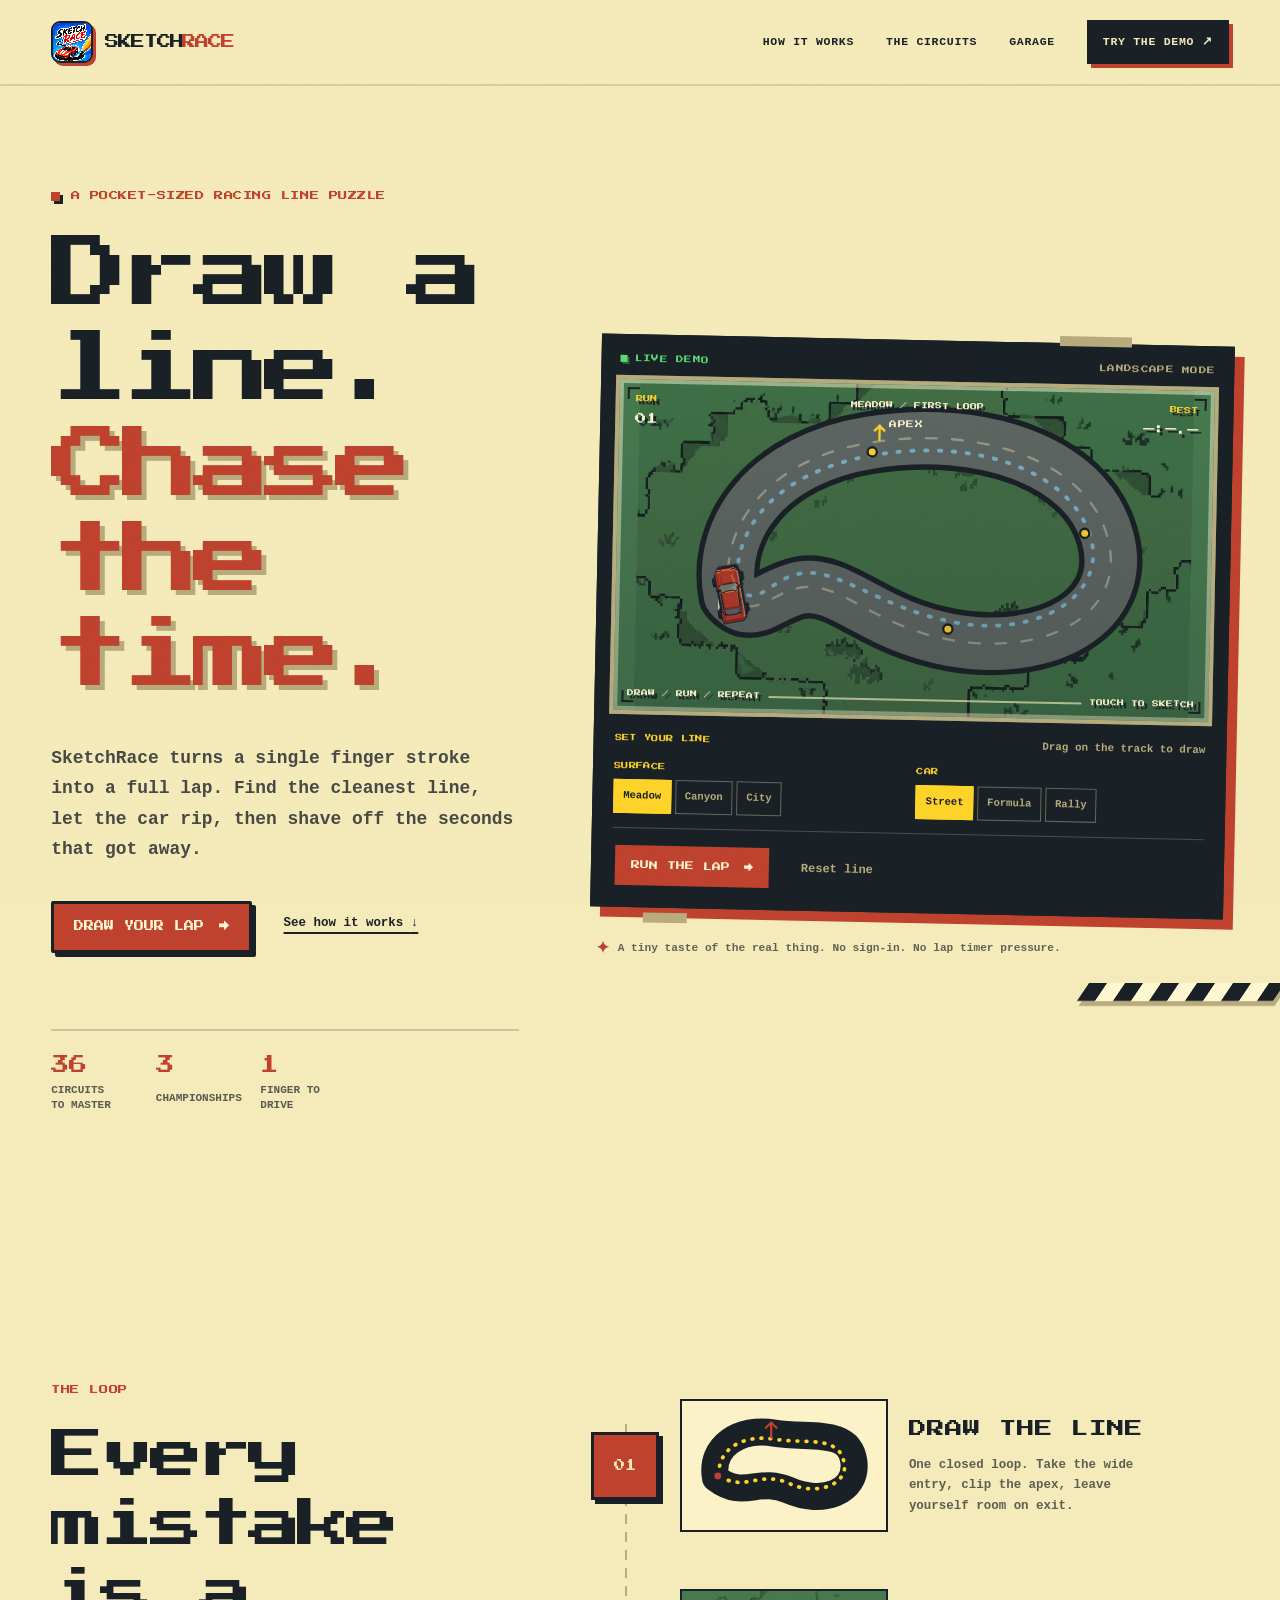
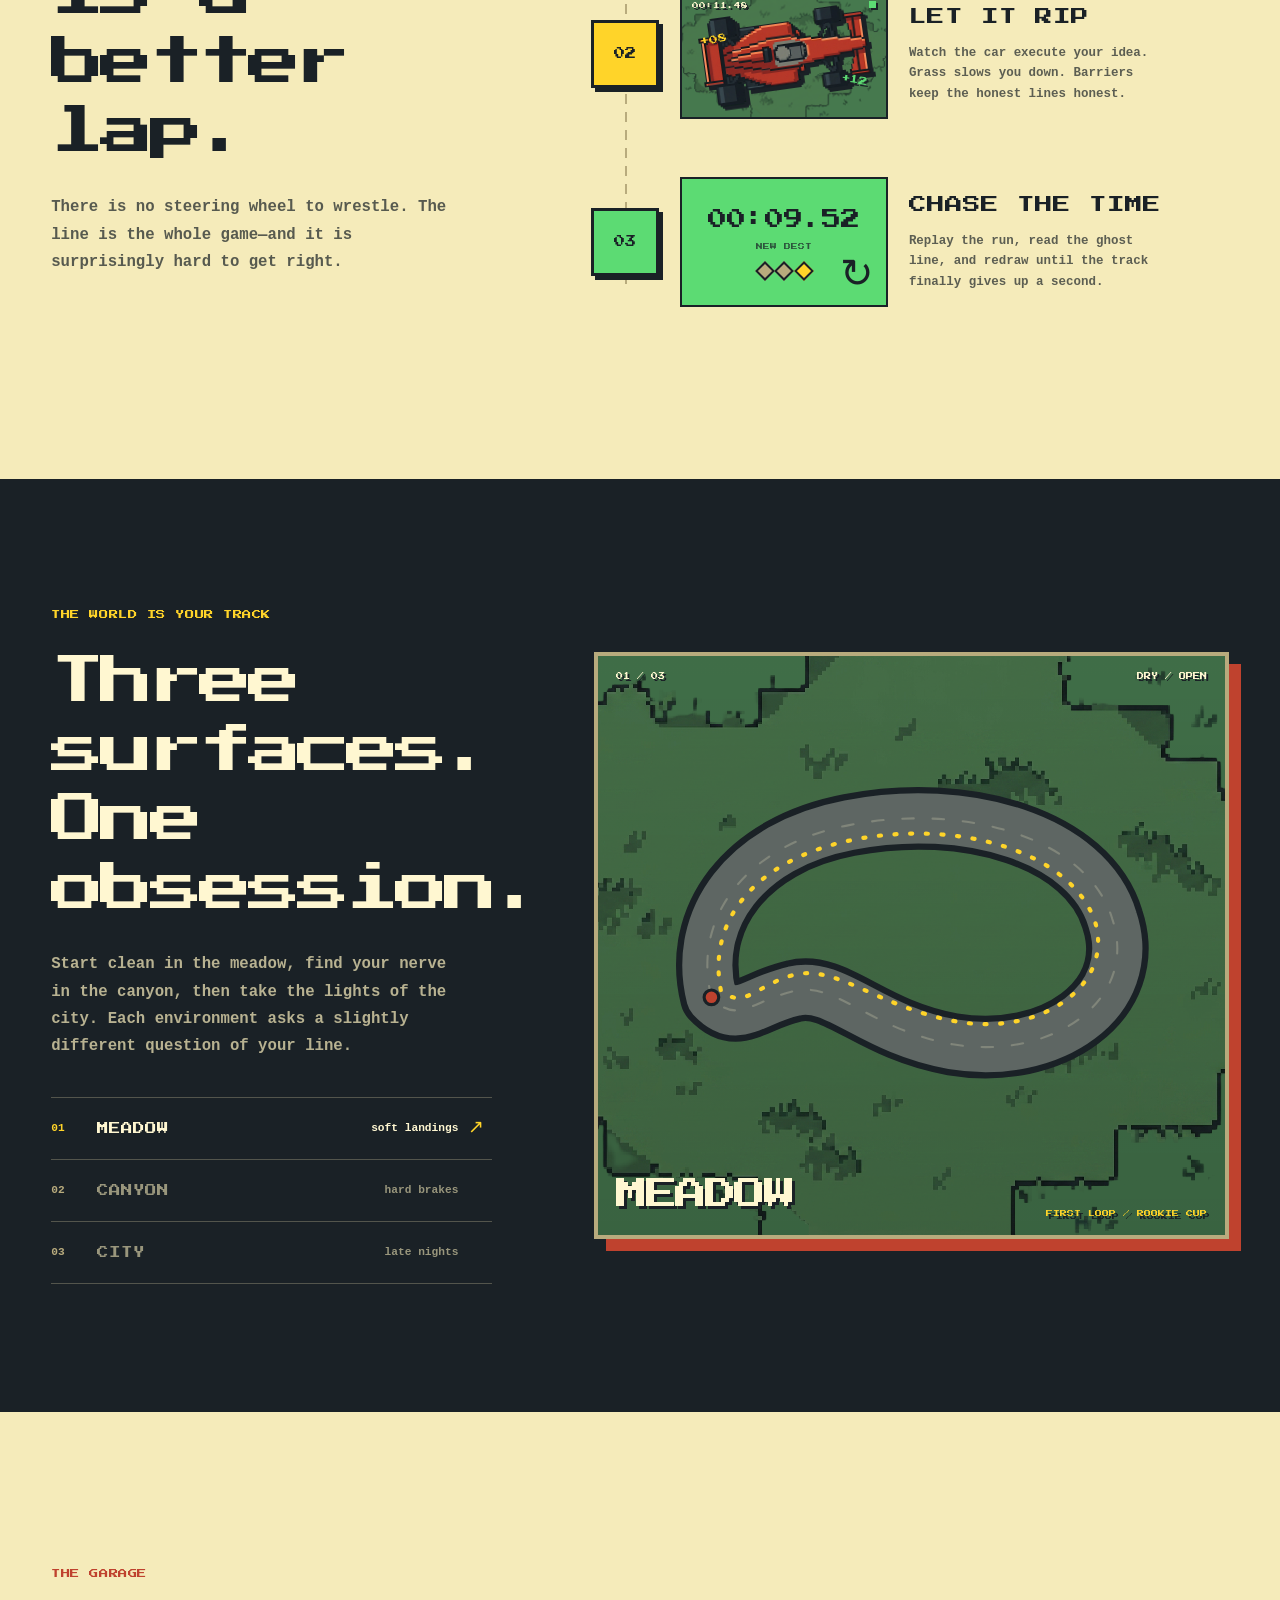
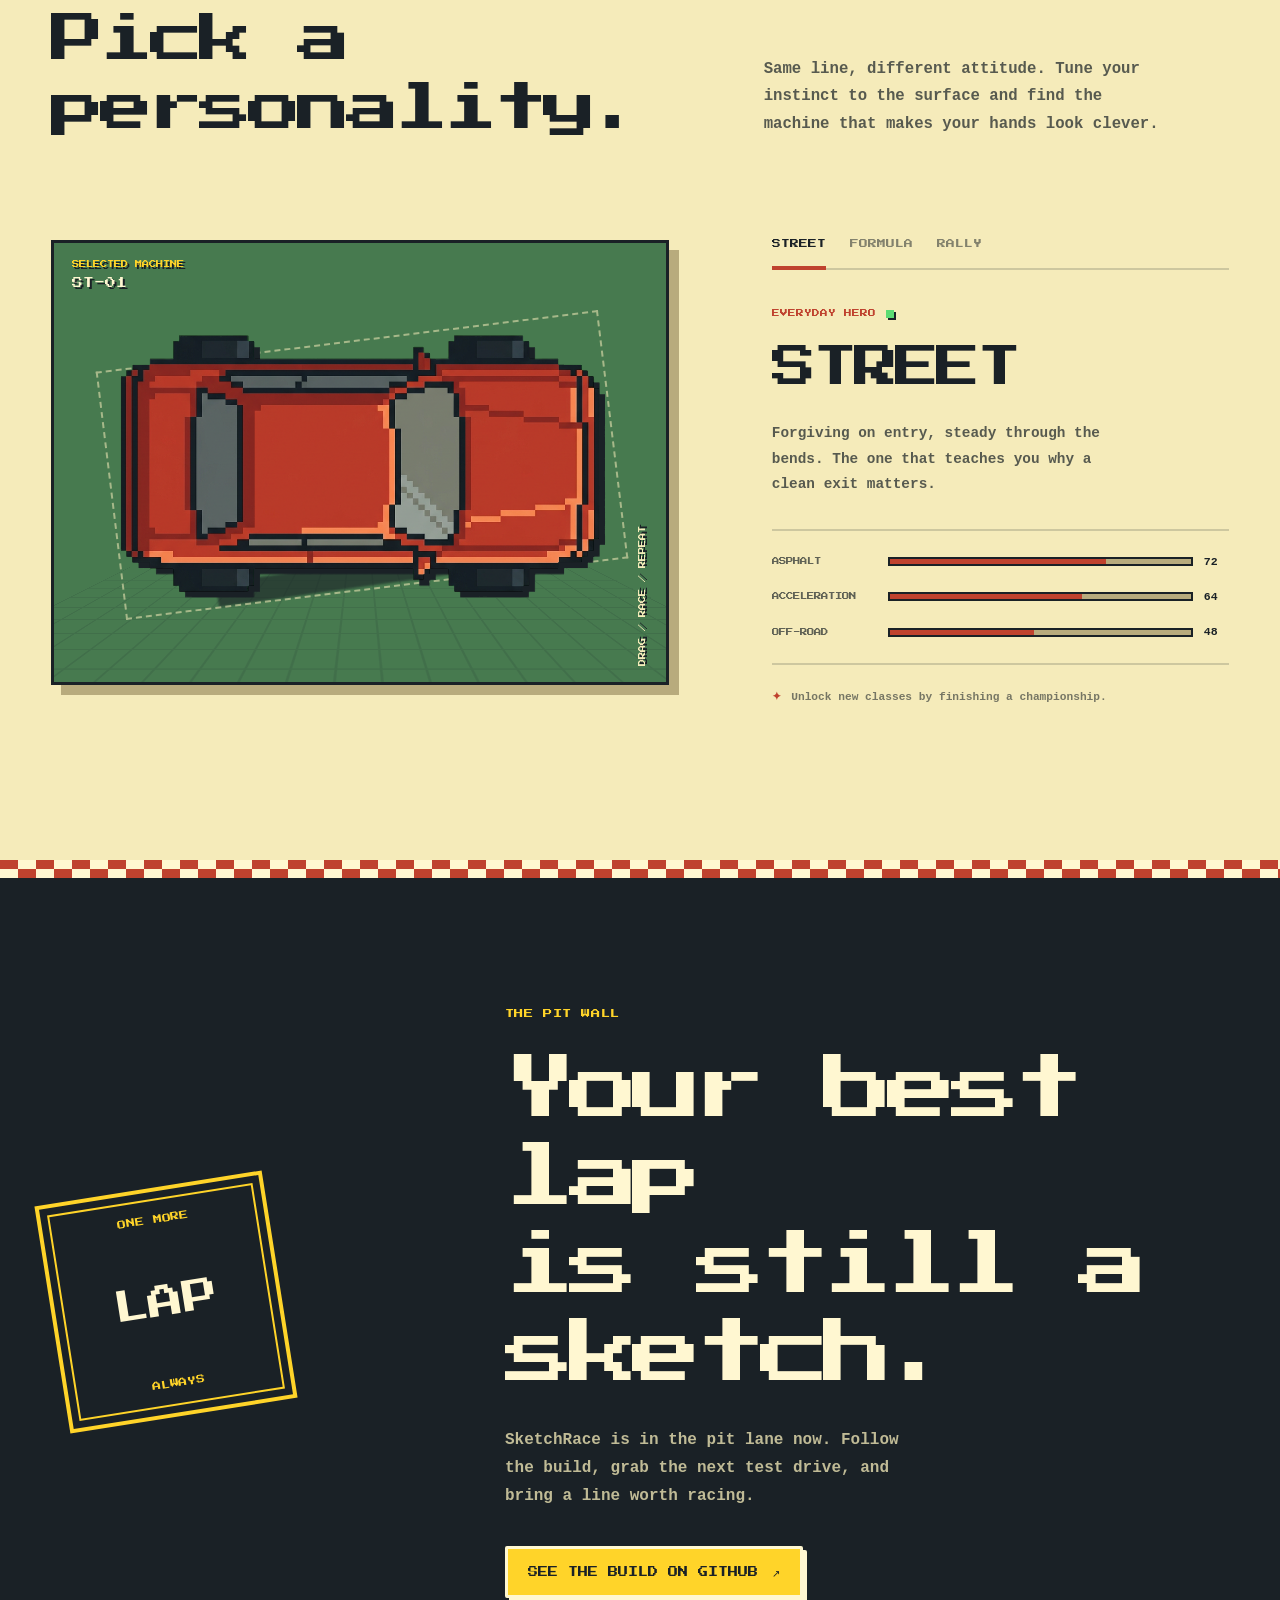
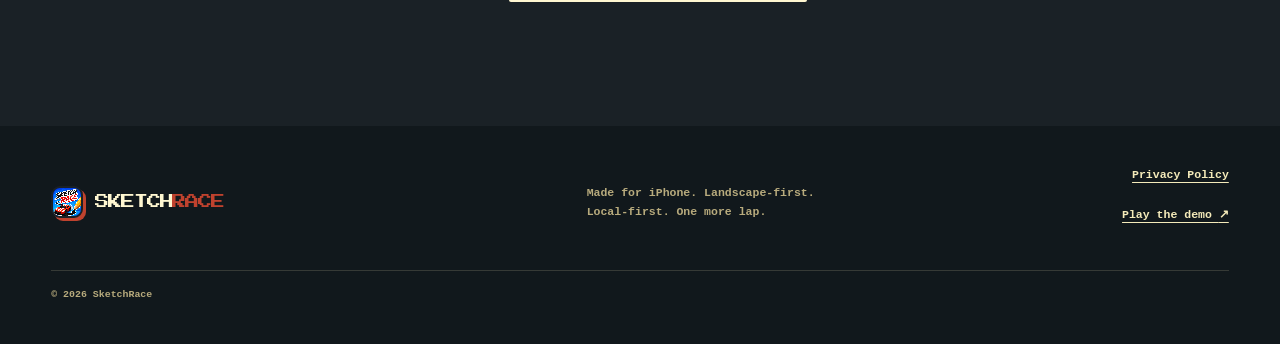
<file: index.html>
<!doctype html>
<html lang="en">
  <head>
    <meta charset="utf-8">
    <meta name="viewport" content="width=device-width, initial-scale=1, viewport-fit=cover">
    <meta name="theme-color" content="#1a2126">
    <meta name="description" content="SketchRace is a bite-sized iPhone racing-line puzzle. Draw one lap, chase a faster line, and repeat.">
    <meta property="og:title" content="SketchRace — Draw a line. Chase the time.">
    <meta property="og:description" content="A pocket-sized racing line puzzle for iPhone. Draw one lap, then chase the time.">
    <meta property="og:type" content="website">
    <title>SketchRace — Draw a line. Chase the time.</title>
    <link rel="icon" type="image/png" href="assets/brand/sketchrace-app-icon.png">
    <link rel="preload" href="assets/fonts/PressStart2P-Regular.ttf" as="font" type="font/ttf" crossorigin>
    <link rel="stylesheet" href="styles.css">
    <script defer src="script.js"></script>
  </head>
  <body>
    <a class="skip-link" href="#main-content">Skip to content</a>
    <div class="site-grain" aria-hidden="true"></div>

    <header class="site-header" data-header>
      <div class="nav-wrap">
        <a class="brand" href="#top" aria-label="SketchRace home">
          <img src="assets/brand/sketchrace-app-icon.png" alt="" width="42" height="42">
          <span class="brand-name">SKETCH<span>RACE</span></span>
        </a>

        <button class="menu-toggle" type="button" aria-expanded="false" aria-controls="site-menu">
          <span class="menu-toggle-label">Menu</span>
          <span class="menu-icon" aria-hidden="true"><i></i><i></i></span>
        </button>

        <nav class="site-menu" id="site-menu" aria-label="Primary navigation">
          <a href="#how-it-works">How it works</a>
          <a href="#circuits">The circuits</a>
          <a href="#cars">Garage</a>
          <a class="nav-cta" href="#demo">Try the demo <span aria-hidden="true">↗</span></a>
        </nav>
      </div>
    </header>

    <main id="main-content">
      <section class="hero section-shell" id="top" aria-labelledby="hero-title">
        <div class="hero-copy reveal">
          <p class="eyebrow"><span class="eyebrow-dot" aria-hidden="true"></span> A POCKET-SIZED RACING LINE PUZZLE</p>
          <h1 id="hero-title">Draw a line.<br><span>Chase the time.</span></h1>
          <p class="hero-lede">SketchRace turns a single finger stroke into a full lap. Find the cleanest line, let the car rip, then shave off the seconds that got away.</p>
          <div class="hero-actions">
            <a class="button button-primary" href="#demo">Draw your lap <span aria-hidden="true">→</span></a>
            <a class="text-link" href="#how-it-works">See how it works <span aria-hidden="true">↓</span></a>
          </div>
          <dl class="hero-facts" aria-label="SketchRace at a glance">
            <div>
              <dt>36</dt>
              <dd>circuits to master</dd>
            </div>
            <div>
              <dt>3</dt>
              <dd>championships</dd>
            </div>
            <div>
              <dt>1</dt>
              <dd>finger to drive</dd>
            </div>
          </dl>
        </div>

        <div class="hero-demo-wrap reveal reveal-delay-2" id="demo">
          <div class="arcade-card" aria-label="Interactive SketchRace demo">
            <div class="arcade-header">
              <span class="arcade-status"><i aria-hidden="true"></i> LIVE DEMO</span>
              <span class="arcade-mode">LANDSCAPE MODE</span>
            </div>
            <div class="race-screen" data-theme="meadow">
              <div class="screen-hud screen-hud-left">
                <span class="hud-label">RUN</span>
                <strong id="run-number">01</strong>
              </div>
              <div class="screen-hud screen-hud-right">
                <span class="hud-label">BEST</span>
                <strong id="best-time">—:—.—</strong>
              </div>
              <div class="screen-label" id="screen-world-label">MEADOW / FIRST LOOP</div>
              <svg class="race-map" id="race-map" viewBox="0 0 720 430" role="img" aria-labelledby="demo-map-title demo-map-desc" tabindex="0">
                <title id="demo-map-title">A playable SketchRace circuit</title>
                <desc id="demo-map-desc">Drag across the circuit to sketch a racing line, then run the lap.</desc>
                <image id="theme-background" href="assets/backgrounds/meadow.png" x="0" y="0" width="720" height="430" preserveAspectRatio="xMidYMid slice" aria-hidden="true"></image>
                <rect class="screen-tint" x="0" y="0" width="720" height="430"></rect>
                <path class="track-path track-outline" id="track-outline" d="M 122 278 C 104 190 168 100 300 76 C 444 50 580 94 610 190 C 642 290 536 350 410 330 C 308 314 266 256 214 266 C 174 274 152 312 122 278 Z"></path>
                <path class="track-path track-road" id="track-road" d="M 122 278 C 104 190 168 100 300 76 C 444 50 580 94 610 190 C 642 290 536 350 410 330 C 308 314 266 256 214 266 C 174 274 152 312 122 278 Z"></path>
                <path class="track-path track-center" id="track-center" d="M 122 278 C 104 190 168 100 300 76 C 444 50 580 94 610 190 C 642 290 536 350 410 330 C 308 314 266 256 214 266 C 174 274 152 312 122 278 Z"></path>
                <path class="ghost-line" id="ghost-line" d="M 132 270 C 122 190 180 116 306 92 C 436 67 558 106 588 190 C 614 266 526 326 414 307 C 314 290 262 238 212 248 C 174 256 160 294 132 270 Z"></path>
                <path class="drawn-line" id="drawn-line" d=""></path>
                <g class="start-grid" aria-hidden="true">
                  <rect x="107" y="264" width="8" height="17"></rect><rect x="117" y="266" width="8" height="17"></rect>
                  <rect x="107" y="281" width="8" height="17"></rect><rect x="117" y="283" width="8" height="17"></rect>
                </g>
                <g class="apex-markers" aria-hidden="true">
                  <circle cx="303" cy="88" r="6"></circle><circle cx="581" cy="188" r="6"></circle><circle cx="406" cy="316" r="6"></circle>
                </g>
                <g class="race-car" id="demo-car" aria-hidden="true">
                  <image id="demo-car-image" href="assets/cars/street.png" x="-36" y="-24" width="72" height="48" preserveAspectRatio="xMidYMid meet"></image>
                </g>
                <g class="map-annotation" aria-hidden="true">
                  <path d="M 312 54 L 312 72" /><path d="M 306 60 L 312 54 L 318 60" />
                  <text x="324" y="56">APEX</text>
                </g>
              </svg>
              <div class="screen-footer">
                <span id="demo-phase">DRAW / RUN / REPEAT</span>
                <span class="screen-dot" aria-hidden="true"></span>
                <span>TOUCH TO SKETCH</span>
              </div>
              <div class="screen-corners" aria-hidden="true"><i></i><i></i><i></i><i></i></div>
            </div>
            <div class="demo-panel">
              <div class="demo-panel-topline">
                <span class="panel-label">SET YOUR LINE</span>
                <span class="demo-status" id="demo-status" role="status" aria-live="polite">Drag on the track to draw</span>
              </div>
              <div class="demo-controls">
                <div class="control-group">
                  <span class="control-label">SURFACE</span>
                  <div class="segmented-control" role="group" aria-label="Choose a surface">
                    <button class="segment is-active" type="button" data-theme-choice="meadow" aria-pressed="true">Meadow</button>
                    <button class="segment" type="button" data-theme-choice="canyon" aria-pressed="false">Canyon</button>
                    <button class="segment" type="button" data-theme-choice="city" aria-pressed="false">City</button>
                  </div>
                </div>
                <div class="control-group">
                  <span class="control-label">CAR</span>
                  <div class="segmented-control" role="group" aria-label="Choose a car">
                    <button class="segment is-active" type="button" data-car-choice="street" aria-pressed="true">Street</button>
                    <button class="segment" type="button" data-car-choice="formula" aria-pressed="false">Formula</button>
                    <button class="segment" type="button" data-car-choice="rally" aria-pressed="false">Rally</button>
                  </div>
                </div>
              </div>
              <div class="demo-actions">
                <button class="button button-primary button-small" type="button" id="run-lap">Run the lap <span aria-hidden="true">→</span></button>
                <button class="button button-quiet" type="button" id="reset-demo">Reset line</button>
              </div>
            </div>
          </div>
          <p class="demo-note"><span aria-hidden="true">✦</span> A tiny taste of the real thing. No sign-in. No lap timer pressure.</p>
        </div>
      </section>

      <section class="loop-section section-shell" id="how-it-works" aria-labelledby="loop-title">
        <div class="section-intro reveal">
          <p class="eyebrow">THE LOOP</p>
          <h2 id="loop-title">Every mistake<br>is a better lap.</h2>
          <p>There is no steering wheel to wrestle. The line is the whole game—and it is surprisingly hard to get right.</p>
        </div>
        <div class="steps-list">
          <article class="step reveal" style="--step-index: 0">
            <div class="step-number">01</div>
            <div class="step-visual step-visual-draw" aria-hidden="true">
              <svg viewBox="0 0 250 150">
                <path class="mini-track" d="M 34 92 C 26 50 66 24 112 32 C 160 40 212 25 218 70 C 223 111 176 128 131 108 C 90 90 72 121 34 92 Z"></path>
                <path class="mini-line" d="M 38 88 C 38 52 70 34 112 40 C 153 47 199 34 205 72 C 211 99 170 117 132 99 C 91 81 72 112 38 88 Z"></path>
                <circle class="mini-start" cx="37" cy="89" r="6"></circle>
                <path class="mini-arrow" d="M 108 18 L 108 38 M 101 25 L 108 18 L 115 25"></path>
              </svg>
            </div>
            <div class="step-copy"><h3>Draw the line</h3><p>One closed loop. Take the wide entry, clip the apex, leave yourself room on exit.</p></div>
          </article>
          <article class="step reveal" style="--step-index: 1">
            <div class="step-number">02</div>
            <div class="step-visual step-visual-run" aria-hidden="true">
              <div class="mini-telemetry"><span>00:11.48</span><i></i></div>
              <img src="assets/cars/formula.png" alt="" width="220" height="147">
              <span class="speed-mark speed-mark-one">+08</span><span class="speed-mark speed-mark-two">+12</span>
            </div>
            <div class="step-copy"><h3>Let it rip</h3><p>Watch the car execute your idea. Grass slows you down. Barriers keep the honest lines honest.</p></div>
          </article>
          <article class="step reveal" style="--step-index: 2">
            <div class="step-number">03</div>
            <div class="step-visual step-visual-repeat" aria-hidden="true">
              <span class="repeat-time">00:09.52</span>
              <span class="repeat-label">NEW BEST</span>
              <div class="medal-row"><i></i><i></i><i class="is-gold"></i></div>
              <div class="repeat-arrow" aria-hidden="true">↻</div>
            </div>
            <div class="step-copy"><h3>Chase the time</h3><p>Replay the run, read the ghost line, and redraw until the track finally gives up a second.</p></div>
          </article>
        </div>
      </section>

      <section class="circuits-section" id="circuits" aria-labelledby="circuits-title">
        <div class="section-shell circuits-shell">
          <div class="circuits-copy reveal">
            <p class="eyebrow">THE WORLD IS YOUR TRACK</p>
            <h2 id="circuits-title">Three surfaces.<br>One obsession.</h2>
            <p>Start clean in the meadow, find your nerve in the canyon, then take the lights of the city. Each environment asks a slightly different question of your line.</p>
            <div class="world-list" role="tablist" aria-label="Choose a circuit environment">
              <button class="world-tab is-active" type="button" role="tab" aria-selected="true" data-world-choice="meadow">
                <span class="world-number">01</span><span class="world-name">Meadow</span><span class="world-note">soft landings</span><span class="world-arrow" aria-hidden="true">↗</span>
              </button>
              <button class="world-tab" type="button" role="tab" aria-selected="false" data-world-choice="canyon">
                <span class="world-number">02</span><span class="world-name">Canyon</span><span class="world-note">hard brakes</span><span class="world-arrow" aria-hidden="true">↗</span>
              </button>
              <button class="world-tab" type="button" role="tab" aria-selected="false" data-world-choice="city">
                <span class="world-number">03</span><span class="world-name">City</span><span class="world-note">late nights</span><span class="world-arrow" aria-hidden="true">↗</span>
              </button>
            </div>
          </div>
          <div class="world-window reveal reveal-delay-2" data-world="meadow">
            <div class="world-window-top"><span id="world-index">01 / 03</span><span id="world-condition">DRY / OPEN</span></div>
            <img id="world-image" src="assets/backgrounds/meadow.png" alt="Pixel-art meadow surface" width="960" height="540">
            <div class="world-overlay"></div>
            <svg class="world-map" viewBox="0 0 540 360" aria-hidden="true">
              <path class="world-track-outline" id="world-track-outline" d="M 78 230 C 59 155 110 84 210 65 C 322 43 439 78 462 155 C 488 233 404 291 309 275 C 230 261 197 214 157 224 C 117 233 103 257 78 230 Z"></path>
              <path class="world-track-road" id="world-track-road" d="M 78 230 C 59 155 110 84 210 65 C 322 43 439 78 462 155 C 488 233 404 291 309 275 C 230 261 197 214 157 224 C 117 233 103 257 78 230 Z"></path>
              <path class="world-track-center" id="world-track-center" d="M 78 230 C 59 155 110 84 210 65 C 322 43 439 78 462 155 C 488 233 404 291 309 275 C 230 261 197 214 157 224 C 117 233 103 257 78 230 Z"></path>
              <path class="world-ghost" d="M 87 223 C 74 157 119 98 214 79 C 317 59 421 91 445 156 C 465 218 394 268 312 253 C 236 239 197 197 155 209 C 122 218 108 243 87 223 Z"></path>
              <circle class="world-start" cx="78" cy="230" r="7"></circle>
            </svg>
            <div class="world-window-label"><span id="world-label">MEADOW</span><small id="world-subtitle">FIRST LOOP / ROOKIE CUP</small></div>
          </div>
        </div>
      </section>

      <section class="garage-section section-shell" id="cars" aria-labelledby="garage-title">
        <div class="garage-header reveal">
          <p class="eyebrow">THE GARAGE</p>
          <h2 id="garage-title">Pick a personality.</h2>
          <p>Same line, different attitude. Tune your instinct to the surface and find the machine that makes your hands look clever.</p>
        </div>
        <div class="garage-layout">
          <div class="garage-stage reveal">
            <div class="garage-stage-grid" aria-hidden="true"></div>
            <div class="garage-bay-label"><span>SELECTED MACHINE</span><strong id="garage-code">ST-01</strong></div>
            <img id="garage-car" class="garage-car" src="assets/cars/street.png" alt="Street car shown from above" width="480" height="320">
            <div class="garage-stage-shadow" aria-hidden="true"></div>
            <span class="garage-rotate" aria-hidden="true">DRAG / RACE / REPEAT</span>
          </div>
          <div class="garage-info reveal reveal-delay-1">
            <div class="garage-tabs" role="tablist" aria-label="Choose a car">
              <button class="garage-tab is-active" type="button" role="tab" aria-selected="true" data-garage-choice="street">STREET</button>
              <button class="garage-tab" type="button" role="tab" aria-selected="false" data-garage-choice="formula">FORMULA</button>
              <button class="garage-tab" type="button" role="tab" aria-selected="false" data-garage-choice="rally">RALLY</button>
            </div>
            <div class="garage-copy">
              <div class="garage-class"><span id="garage-class">EVERYDAY HERO</span><span class="garage-led" aria-hidden="true"></span></div>
              <h3 id="garage-name">Street</h3>
              <p id="garage-description">Forgiving on entry, steady through the bends. The one that teaches you why a clean exit matters.</p>
            </div>
            <dl class="specs" aria-label="Street car specifications">
              <div class="spec-row"><dt>ASPHALT</dt><dd><span><i id="spec-asphalt" style="width: 72%"></i></span><strong id="spec-asphalt-value">72</strong></dd></div>
              <div class="spec-row"><dt>ACCELERATION</dt><dd><span><i id="spec-acceleration" style="width: 64%"></i></span><strong id="spec-acceleration-value">64</strong></dd></div>
              <div class="spec-row"><dt>OFF-ROAD</dt><dd><span><i id="spec-offroad" style="width: 48%"></i></span><strong id="spec-offroad-value">48</strong></dd></div>
            </dl>
            <p class="garage-footnote"><span aria-hidden="true">✦</span> Unlock new classes by finishing a championship.</p>
          </div>
        </div>
      </section>

      <section class="finish-section" aria-labelledby="finish-title">
        <div class="finish-checkers" aria-hidden="true"></div>
        <div class="finish-inner section-shell reveal">
          <div class="finish-stamp" aria-hidden="true"><span>ONE MORE</span><strong>LAP</strong><span>ALWAYS</span></div>
          <div class="finish-copy">
            <p class="eyebrow eyebrow-light">THE PIT WALL</p>
            <h2 id="finish-title">Your best lap<br>is still a sketch.</h2>
            <p>SketchRace is in the pit lane now. Follow the build, grab the next test drive, and bring a line worth racing.</p>
            <a class="button button-primary button-light" href="https://github.com/martynpekala/SketchRace" target="_blank" rel="noreferrer">See the build on GitHub <span aria-hidden="true">↗</span></a>
          </div>
        </div>
      </section>
    </main>

    <footer class="site-footer">
      <div class="section-shell footer-grid">
        <a class="brand footer-brand" href="#top" aria-label="SketchRace home">
          <img src="assets/brand/sketchrace-app-icon.png" alt="" width="42" height="42">
          <span class="brand-name">SKETCH<span>RACE</span></span>
        </a>
        <p class="footer-note">Made for iPhone. Landscape-first.<br>Local-first. One more lap.</p>
        <div class="footer-links">
          <a href="privacy.html">Privacy Policy</a>
          <a href="#demo">Play the demo <span aria-hidden="true">↗</span></a>
        </div>
        <p class="footer-copyright">© 2026 SketchRace</p>
      </div>
    </footer>

    <noscript>
      <div class="noscript-note">SketchRace works best with JavaScript enabled. The full game is still coming to iPhone.</div>
    </noscript>
  </body>
</html>
</file>
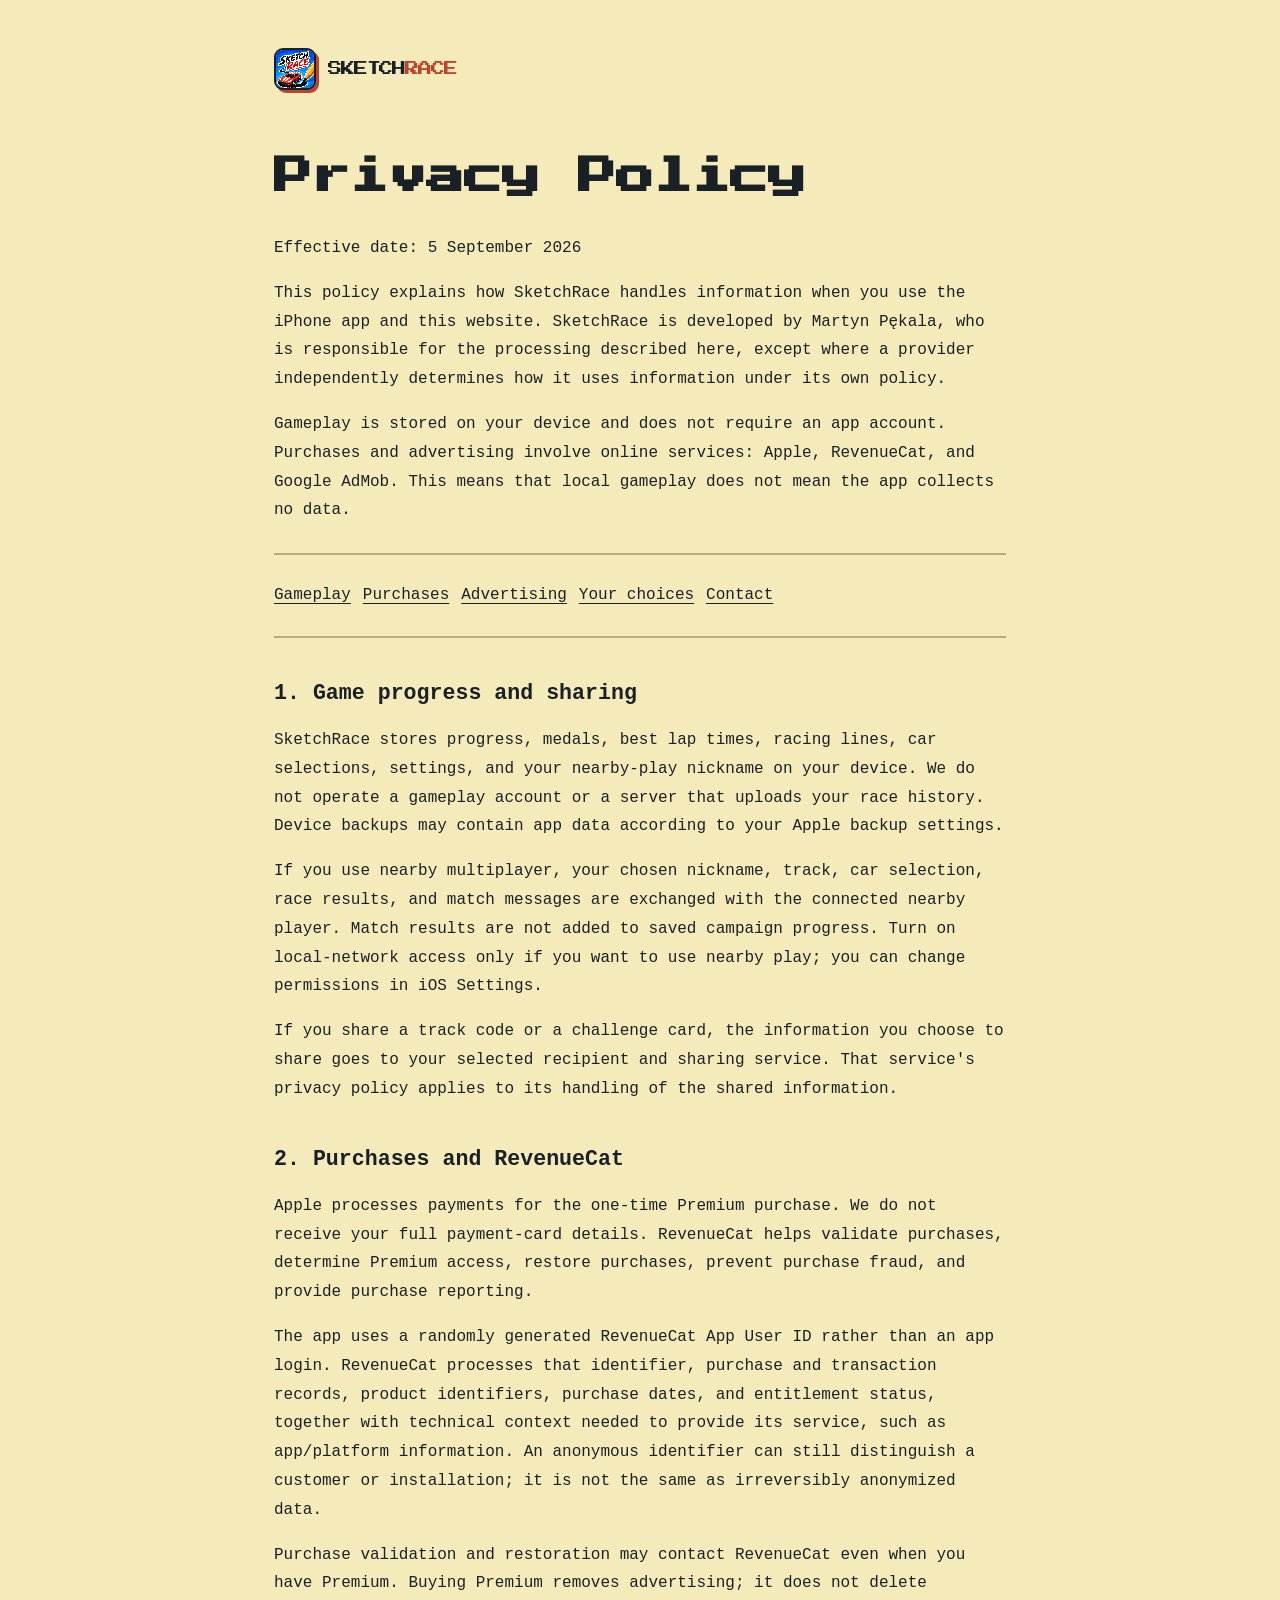
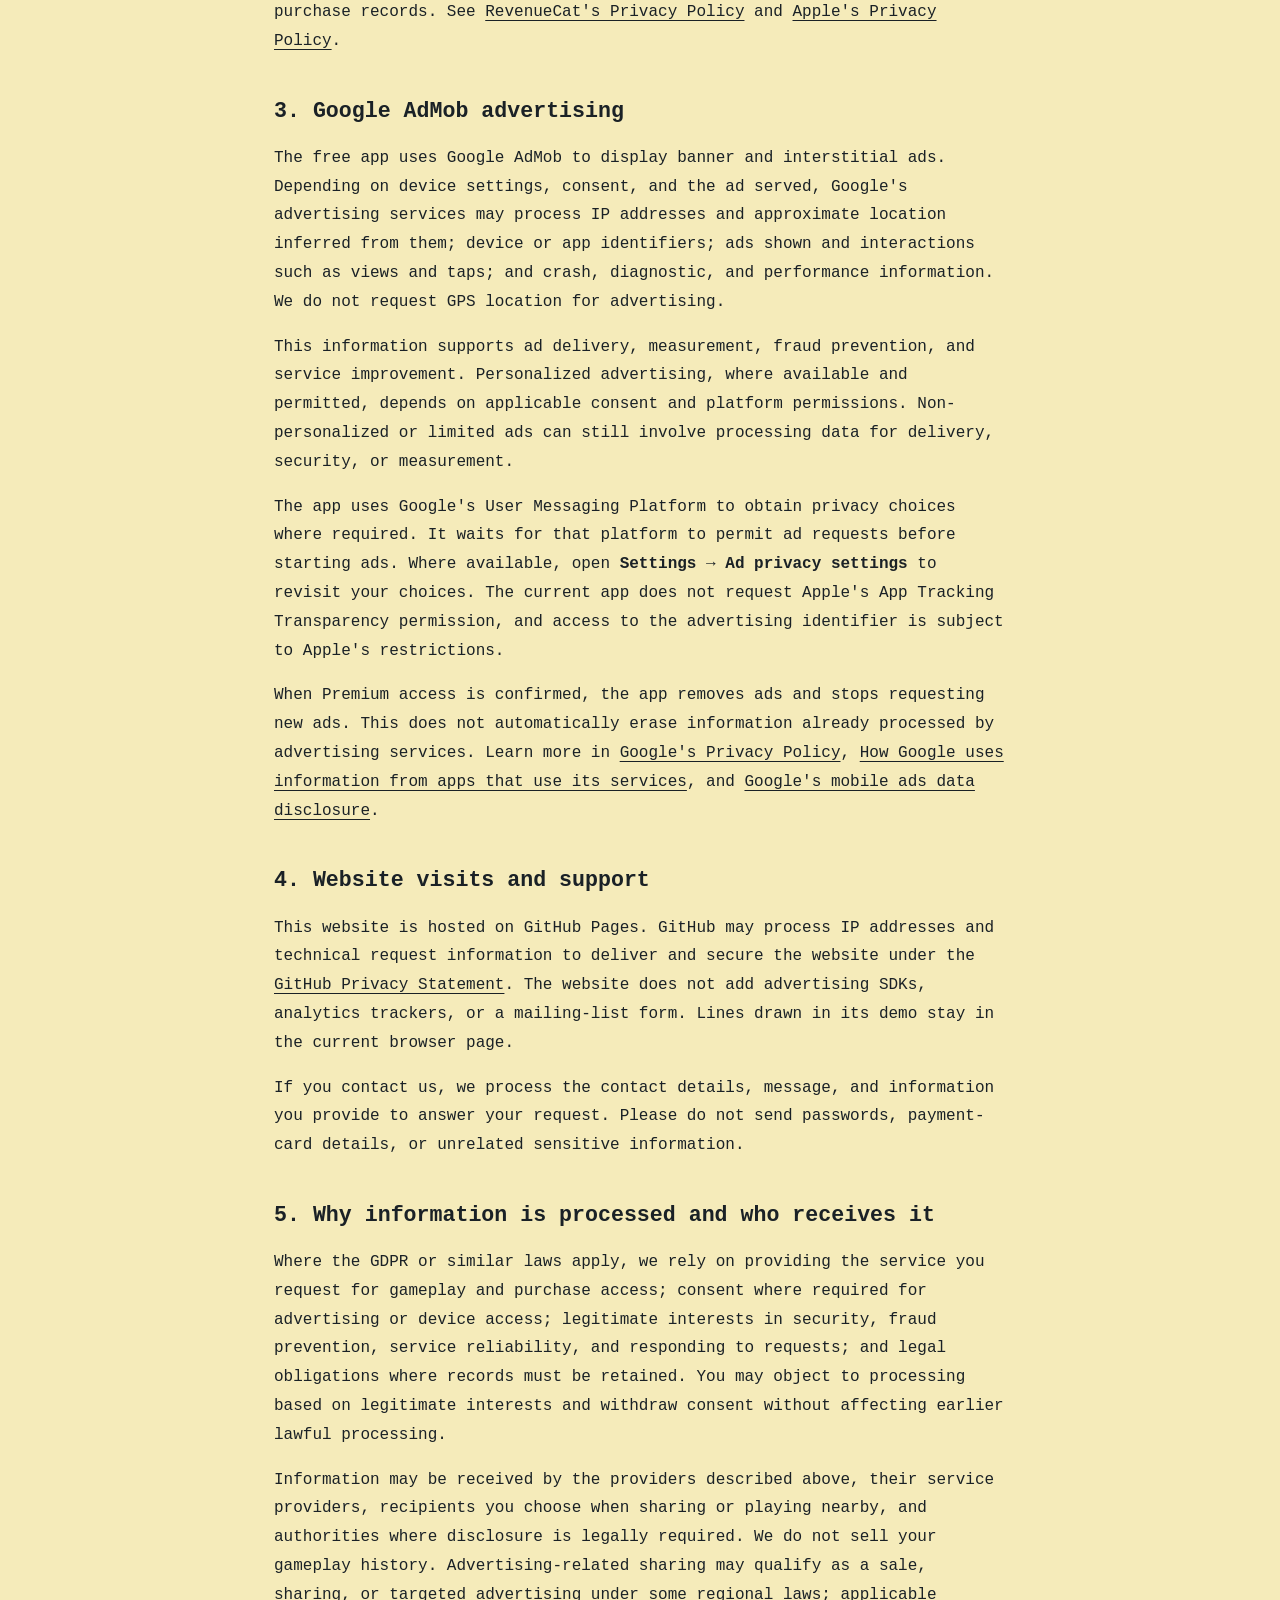
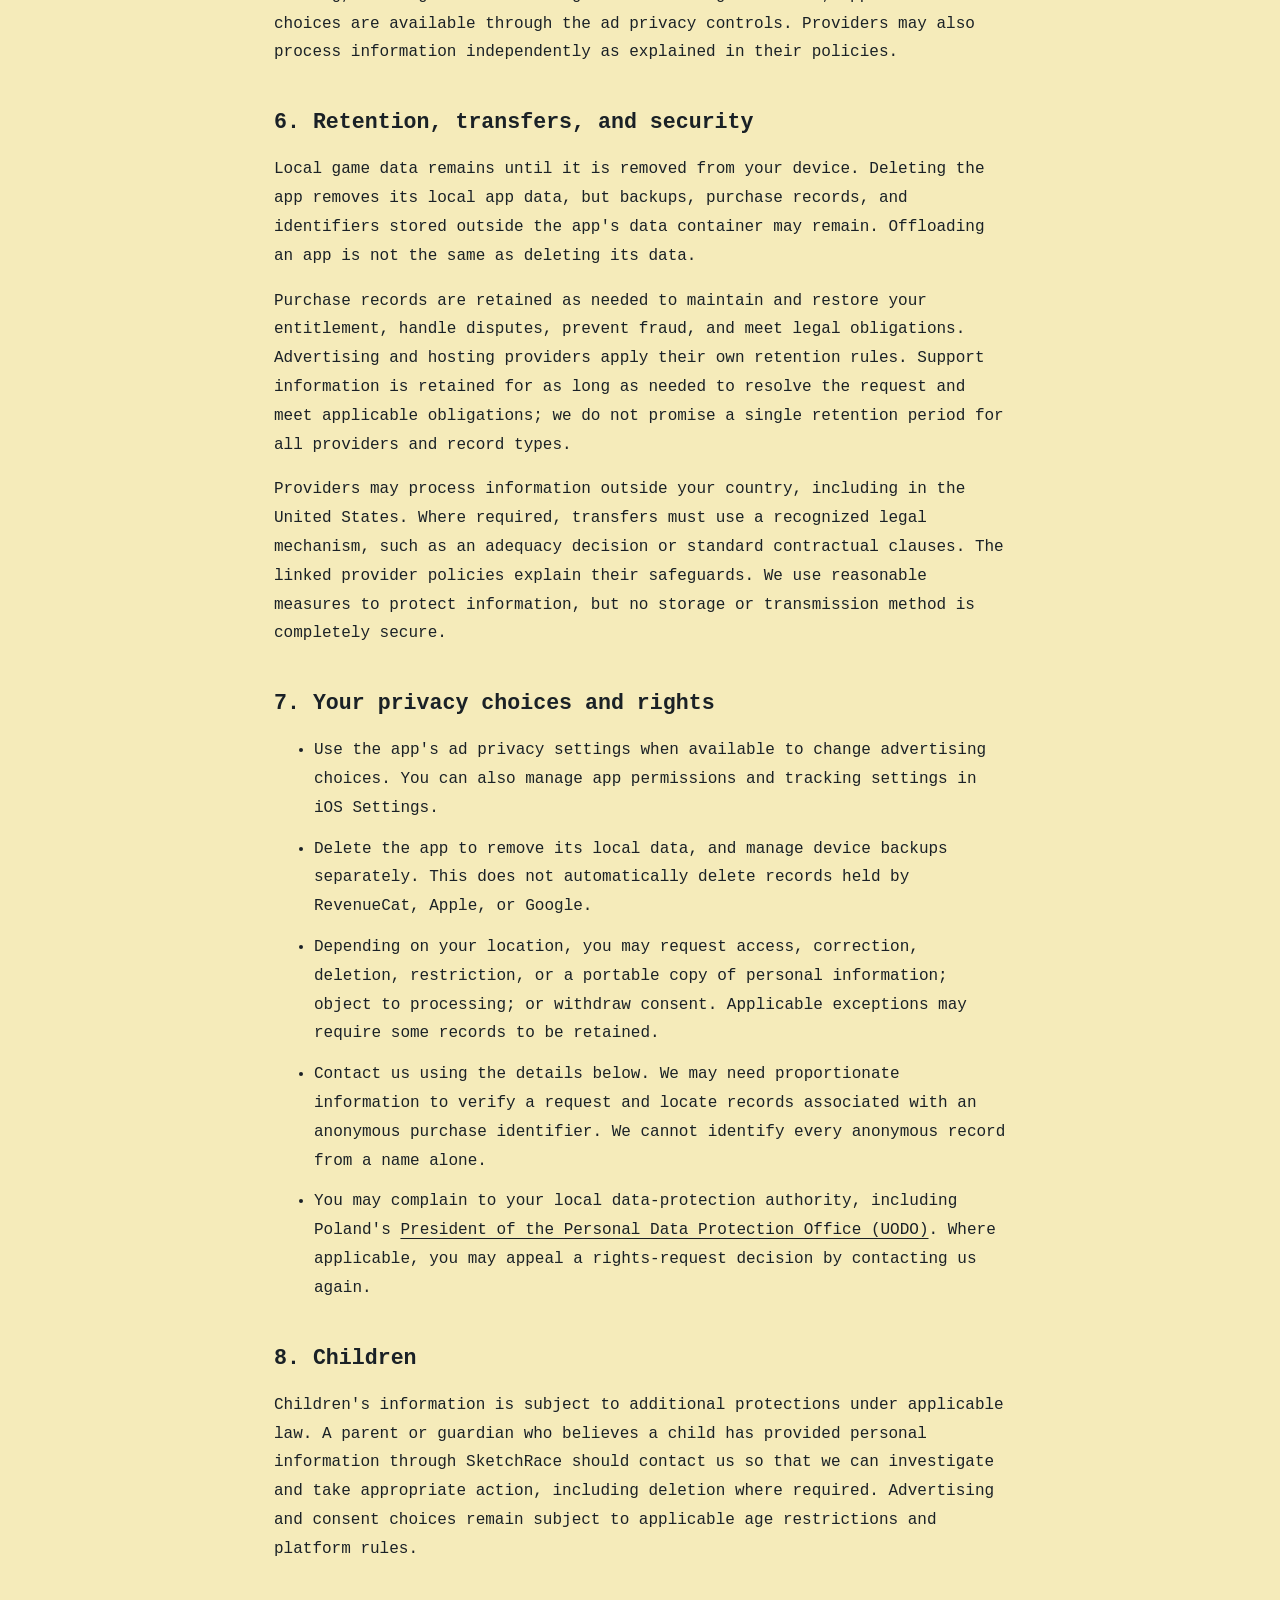
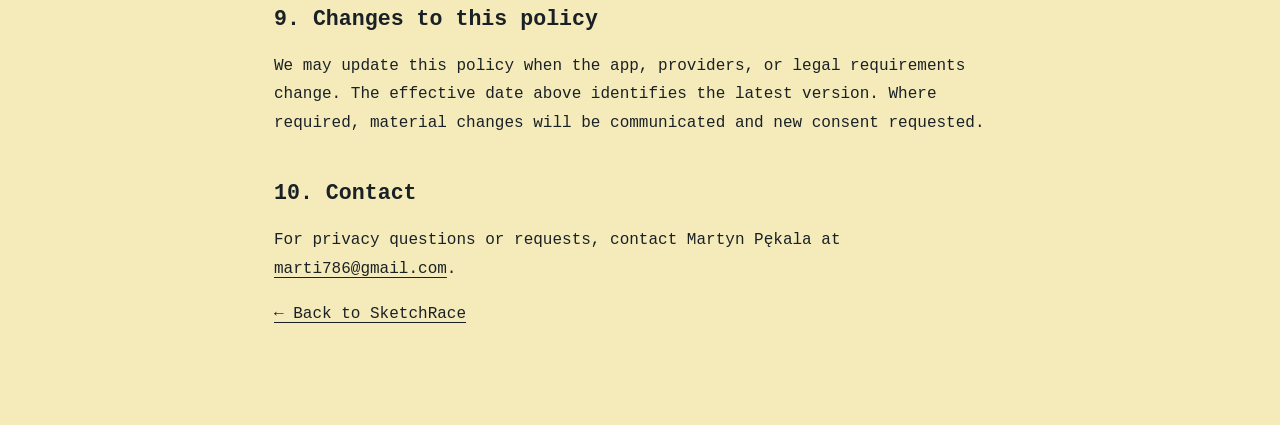
<file: privacy.html>
<!doctype html>
<html lang="en">
<head>
  <meta charset="utf-8">
  <meta name="viewport" content="width=device-width, initial-scale=1">
  <meta name="description" content="How SketchRace handles game progress, purchases through RevenueCat, advertising through Google AdMob, and your privacy choices.">
  <title>Privacy Policy — SketchRace</title>
  <link rel="icon" type="image/png" href="assets/brand/sketchrace-app-icon.png">
  <link rel="canonical" href="https://martynpekala.github.io/sketchrace-website/privacy.html">
  <link rel="stylesheet" href="styles.css">
  <style>
    .policy { max-width: 780px; margin: auto; padding: 48px 24px 80px; overflow-wrap: anywhere; }
    .policy h1 { font-family: var(--font-pixel); font-size: clamp(1.5rem, 5vw, 2.4rem); line-height: 1.6; margin-top: 48px; }
    .policy h2 { font-size: 1.35rem; margin-top: 40px; line-height: 1.4; }
    .policy p, .policy li { line-height: 1.8; }
    .policy li + li { margin-top: 12px; }
    .policy a { text-underline-offset: 4px; }
    .policy .brand { text-decoration: none; }
    .policy nav { border-block: 2px solid var(--paper-shadow); padding: 20px 0; margin: 28px 0; }
    .policy nav a { display: inline-block; padding: 8px 12px 8px 0; }
  </style>
</head>
<body>
<a class="skip-link" href="#policy">Skip to privacy policy</a>
<main class="policy" id="policy">
  <a class="brand" href="index.html"><img src="assets/brand/sketchrace-app-icon.png" width="42" height="42" alt=""><span class="brand-name">SKETCH<span>RACE</span></span></a>
  <h1>Privacy Policy</h1>
  <p>Effective date: <time datetime="2026-09-05">5 September 2026</time></p>
  <p>This policy explains how SketchRace handles information when you use the iPhone app and this website. SketchRace is developed by Martyn Pękala, who is responsible for the processing described here, except where a provider independently determines how it uses information under its own policy.</p>
  <p>Gameplay is stored on your device and does not require an app account. Purchases and advertising involve online services: Apple, RevenueCat, and Google AdMob. This means that local gameplay does not mean the app collects no data.</p>
  <nav aria-label="Privacy policy sections"><a href="#gameplay">Gameplay</a><a href="#purchases">Purchases</a><a href="#ads">Advertising</a><a href="#choices">Your choices</a><a href="#contact">Contact</a></nav>

  <h2 id="gameplay">1. Game progress and sharing</h2>
  <p>SketchRace stores progress, medals, best lap times, racing lines, car selections, settings, and your nearby-play nickname on your device. We do not operate a gameplay account or a server that uploads your race history. Device backups may contain app data according to your Apple backup settings.</p>
  <p>If you use nearby multiplayer, your chosen nickname, track, car selection, race results, and match messages are exchanged with the connected nearby player. Match results are not added to saved campaign progress. Turn on local-network access only if you want to use nearby play; you can change permissions in iOS Settings.</p>
  <p>If you share a track code or a challenge card, the information you choose to share goes to your selected recipient and sharing service. That service's privacy policy applies to its handling of the shared information.</p>

  <h2 id="purchases">2. Purchases and RevenueCat</h2>
  <p>Apple processes payments for the one-time Premium purchase. We do not receive your full payment-card details. RevenueCat helps validate purchases, determine Premium access, restore purchases, prevent purchase fraud, and provide purchase reporting.</p>
  <p>The app uses a randomly generated RevenueCat App User ID rather than an app login. RevenueCat processes that identifier, purchase and transaction records, product identifiers, purchase dates, and entitlement status, together with technical context needed to provide its service, such as app/platform information. An anonymous identifier can still distinguish a customer or installation; it is not the same as irreversibly anonymized data.</p>
  <p>Purchase validation and restoration may contact RevenueCat even when you have Premium. Buying Premium removes advertising; it does not delete purchase records. See <a href="https://www.revenuecat.com/privacy">RevenueCat's Privacy Policy</a> and <a href="https://www.apple.com/legal/privacy/">Apple's Privacy Policy</a>.</p>

  <h2 id="ads">3. Google AdMob advertising</h2>
  <p>The free app uses Google AdMob to display banner and interstitial ads. Depending on device settings, consent, and the ad served, Google's advertising services may process IP addresses and approximate location inferred from them; device or app identifiers; ads shown and interactions such as views and taps; and crash, diagnostic, and performance information. We do not request GPS location for advertising.</p>
  <p>This information supports ad delivery, measurement, fraud prevention, and service improvement. Personalized advertising, where available and permitted, depends on applicable consent and platform permissions. Non-personalized or limited ads can still involve processing data for delivery, security, or measurement.</p>
  <p>The app uses Google's User Messaging Platform to obtain privacy choices where required. It waits for that platform to permit ad requests before starting ads. Where available, open <strong>Settings → Ad privacy settings</strong> to revisit your choices. The current app does not request Apple's App Tracking Transparency permission, and access to the advertising identifier is subject to Apple's restrictions.</p>
  <p>When Premium access is confirmed, the app removes ads and stops requesting new ads. This does not automatically erase information already processed by advertising services. Learn more in <a href="https://policies.google.com/privacy">Google's Privacy Policy</a>, <a href="https://policies.google.com/technologies/partner-sites">How Google uses information from apps that use its services</a>, and <a href="https://developers.google.com/admob/ios/privacy/data-disclosure">Google's mobile ads data disclosure</a>.</p>

  <h2>4. Website visits and support</h2>
  <p>This website is hosted on GitHub Pages. GitHub may process IP addresses and technical request information to deliver and secure the website under the <a href="https://docs.github.com/en/site-policy/privacy-policies/github-general-privacy-statement">GitHub Privacy Statement</a>. The website does not add advertising SDKs, analytics trackers, or a mailing-list form. Lines drawn in its demo stay in the current browser page.</p>
  <p>If you contact us, we process the contact details, message, and information you provide to answer your request. Please do not send passwords, payment-card details, or unrelated sensitive information.</p>

  <h2>5. Why information is processed and who receives it</h2>
  <p>Where the GDPR or similar laws apply, we rely on providing the service you request for gameplay and purchase access; consent where required for advertising or device access; legitimate interests in security, fraud prevention, service reliability, and responding to requests; and legal obligations where records must be retained. You may object to processing based on legitimate interests and withdraw consent without affecting earlier lawful processing.</p>
  <p>Information may be received by the providers described above, their service providers, recipients you choose when sharing or playing nearby, and authorities where disclosure is legally required. We do not sell your gameplay history. Advertising-related sharing may qualify as a sale, sharing, or targeted advertising under some regional laws; applicable choices are available through the ad privacy controls. Providers may also process information independently as explained in their policies.</p>

  <h2>6. Retention, transfers, and security</h2>
  <p>Local game data remains until it is removed from your device. Deleting the app removes its local app data, but backups, purchase records, and identifiers stored outside the app's data container may remain. Offloading an app is not the same as deleting its data.</p>
  <p>Purchase records are retained as needed to maintain and restore your entitlement, handle disputes, prevent fraud, and meet legal obligations. Advertising and hosting providers apply their own retention rules. Support information is retained for as long as needed to resolve the request and meet applicable obligations; we do not promise a single retention period for all providers and record types.</p>
  <p>Providers may process information outside your country, including in the United States. Where required, transfers must use a recognized legal mechanism, such as an adequacy decision or standard contractual clauses. The linked provider policies explain their safeguards. We use reasonable measures to protect information, but no storage or transmission method is completely secure.</p>

  <h2 id="choices">7. Your privacy choices and rights</h2>
  <ul>
    <li>Use the app's ad privacy settings when available to change advertising choices. You can also manage app permissions and tracking settings in iOS Settings.</li>
    <li>Delete the app to remove its local data, and manage device backups separately. This does not automatically delete records held by RevenueCat, Apple, or Google.</li>
    <li>Depending on your location, you may request access, correction, deletion, restriction, or a portable copy of personal information; object to processing; or withdraw consent. Applicable exceptions may require some records to be retained.</li>
    <li>Contact us using the details below. We may need proportionate information to verify a request and locate records associated with an anonymous purchase identifier. We cannot identify every anonymous record from a name alone.</li>
    <li>You may complain to your local data-protection authority, including Poland's <a href="https://uodo.gov.pl/">President of the Personal Data Protection Office (UODO)</a>. Where applicable, you may appeal a rights-request decision by contacting us again.</li>
  </ul>

  <h2>8. Children</h2>
  <p>Children's information is subject to additional protections under applicable law. A parent or guardian who believes a child has provided personal information through SketchRace should contact us so that we can investigate and take appropriate action, including deletion where required. Advertising and consent choices remain subject to applicable age restrictions and platform rules.</p>

  <h2>9. Changes to this policy</h2>
  <p>We may update this policy when the app, providers, or legal requirements change. The effective date above identifies the latest version. Where required, material changes will be communicated and new consent requested.</p>

  <h2 id="contact">10. Contact</h2>
  <p>For privacy questions or requests, contact Martyn Pękala at <a href="mailto:marti786@gmail.com">marti786@gmail.com</a>.</p>
  <p><a href="index.html">← Back to SketchRace</a></p>
</main>
</body>
</html>
</file>
<file: styles.css>
@font-face {
  font-family: "Press Start 2P";
  src: url("assets/fonts/PressStart2P-Regular.ttf") format("truetype");
  font-display: swap;
  font-weight: 400;
  font-style: normal;
}

:root {
  --ink: #1a2126;
  --ink-deep: #11181c;
  --ink-soft: #263137;
  --paper: #f5ebba;
  --paper-light: #fff7d1;
  --paper-shadow: #b8ab7d;
  --grass: #477a4f;
  --grass-dark: #2e523b;
  --asphalt: #5e6663;
  --asphalt-light: #80857a;
  --red: #bf422e;
  --orange: #f57829;
  --gold: #ffd429;
  --lime: #a8de3d;
  --success: #5cdb73;
  --blue: #7dbad1;
  --border: 3px;
  --page-pad: clamp(1.25rem, 4vw, 4.5rem);
  --content-max: 1240px;
  --font-pixel: "Press Start 2P", "Courier New", monospace;
  --font-body: ui-monospace, SFMono-Regular, Menlo, Monaco, Consolas, "Liberation Mono", monospace;
  --ease-out-expo: cubic-bezier(0.16, 1, 0.3, 1);
  --ease-out-quart: cubic-bezier(0.25, 1, 0.5, 1);
}

* {
  box-sizing: border-box;
}

html {
  scroll-behavior: smooth;
  background: var(--paper);
}

body {
  margin: 0;
  min-width: 320px;
  color: var(--ink);
  background: var(--paper);
  font-family: var(--font-body);
  font-size: 1rem;
  line-height: 1.55;
  font-kerning: normal;
  overflow-x: hidden;
}

body::before {
  position: fixed;
  inset: 0;
  z-index: -2;
  pointer-events: none;
  content: "";
  background-image: linear-gradient(90deg, color-mix(in srgb, var(--ink) 2%, transparent) 1px, transparent 1px), linear-gradient(color-mix(in srgb, var(--ink) 2%, transparent) 1px, transparent 1px);
  background-size: 48px 48px;
  mask-image: linear-gradient(to bottom, #000 0%, transparent 88%);
}

button,
a {
  -webkit-tap-highlight-color: transparent;
}

button {
  font: inherit;
}

img,
svg {
  display: block;
  max-width: 100%;
}

a {
  color: inherit;
}

.site-grain {
  position: fixed;
  inset: 0;
  z-index: 20;
  pointer-events: none;
  opacity: .032;
  background-image: url("data:image/svg+xml,%3Csvg viewBox='0 0 160 160' xmlns='http://www.w3.org/2000/svg'%3E%3Cfilter id='n'%3E%3CfeTurbulence type='fractalNoise' baseFrequency='.8' numOctaves='3' stitchTiles='stitch'/%3E%3C/filter%3E%3Crect width='100%25' height='100%25' filter='url(%23n)' opacity='.8'/%3E%3C/svg%3E");
  mix-blend-mode: multiply;
}

.skip-link {
  position: fixed;
  top: 1rem;
  left: 1rem;
  z-index: 100;
  padding: .75rem 1rem;
  color: var(--paper);
  background: var(--ink);
  transform: translateY(-160%);
  transition: transform 180ms var(--ease-out-expo);
}

.skip-link:focus {
  transform: translateY(0);
}

:focus-visible {
  outline: 3px solid var(--red);
  outline-offset: 4px;
}

.section-shell {
  width: min(calc(100% - (var(--page-pad) * 2)), var(--content-max));
  margin-inline: auto;
}

.site-header {
  position: relative;
  z-index: 50;
  border-bottom: 2px solid color-mix(in srgb, var(--ink) 14%, transparent);
}

.nav-wrap {
  display: flex;
  align-items: center;
  justify-content: space-between;
  width: min(calc(100% - (var(--page-pad) * 2)), 1360px);
  min-height: 84px;
  margin-inline: auto;
}

.brand {
  display: inline-flex;
  align-items: center;
  gap: .75rem;
  color: var(--ink);
  text-decoration: none;
}

.brand img {
  width: 42px;
  height: 42px;
  border: 2px solid var(--ink);
  border-radius: 9px;
  background: var(--ink);
  box-shadow: 3px 3px 0 var(--red);
  image-rendering: pixelated;
  object-fit: cover;
}

.brand-name {
  font-family: var(--font-pixel);
  font-size: .88rem;
  line-height: 1;
  letter-spacing: -.08em;
}

.brand-name span {
  color: var(--red);
}

.site-menu {
  display: flex;
  align-items: center;
  gap: clamp(1rem, 2.5vw, 2.5rem);
  font-size: .72rem;
  font-weight: 700;
  letter-spacing: .06em;
  text-transform: uppercase;
}

.site-menu a {
  position: relative;
  text-decoration: none;
}

.site-menu a:not(.nav-cta)::after {
  position: absolute;
  right: 0;
  bottom: -.45rem;
  left: 0;
  height: 2px;
  background: var(--red);
  content: "";
  transform: scaleX(0);
  transform-origin: right;
  transition: transform 180ms var(--ease-out-expo);
}

.site-menu a:not(.nav-cta):hover::after,
.site-menu a:not(.nav-cta):focus-visible::after {
  transform: scaleX(1);
  transform-origin: left;
}

.nav-cta {
  display: inline-flex;
  align-items: center;
  gap: .5rem;
  min-height: 44px;
  padding: .7rem 1rem;
  color: var(--paper);
  background: var(--ink);
  box-shadow: 4px 4px 0 var(--red);
  transition: transform 150ms var(--ease-out-quart), box-shadow 150ms var(--ease-out-quart), background-color 150ms ease;
}

.nav-cta:hover {
  background: var(--red);
  box-shadow: 3px 3px 0 var(--ink);
  transform: translate(1px, 1px);
}

.menu-toggle {
  display: none;
  align-items: center;
  gap: .6rem;
  min-height: 44px;
  padding: .5rem 0 .5rem .75rem;
  border: 0;
  color: var(--ink);
  background: transparent;
  cursor: pointer;
  font-size: .7rem;
  font-weight: 800;
  letter-spacing: .08em;
  text-transform: uppercase;
}

.menu-icon {
  display: grid;
  gap: 4px;
}

.menu-icon i {
  display: block;
  width: 22px;
  height: 3px;
  background: var(--ink);
  transition: transform 180ms ease;
}

.menu-toggle[aria-expanded="true"] .menu-icon i:first-child {
  transform: translateY(3.5px) rotate(45deg);
}

.menu-toggle[aria-expanded="true"] .menu-icon i:last-child {
  transform: translateY(-3.5px) rotate(-45deg);
}

.eyebrow {
  display: flex;
  align-items: center;
  gap: .65rem;
  margin: 0 0 1.5rem;
  color: var(--red);
  font-family: var(--font-pixel);
  font-size: .58rem;
  line-height: 1.7;
  letter-spacing: .06em;
  text-transform: uppercase;
}

.eyebrow-dot {
  width: 9px;
  height: 9px;
  background: var(--red);
  box-shadow: 3px 3px 0 var(--ink);
}

.hero {
  display: grid;
  grid-template-columns: minmax(280px, .85fr) minmax(520px, 1.15fr);
  gap: clamp(2rem, 6vw, 7.5rem);
  align-items: center;
  min-height: min(820px, calc(100vh - 84px));
  padding-top: clamp(4rem, 8vw, 7.5rem);
  padding-bottom: clamp(4.5rem, 9vw, 9rem);
}

.hero-copy {
  position: relative;
  z-index: 1;
}

.hero h1,
.section-intro h2,
.circuits-copy h2,
.garage-header h2,
.finish-copy h2 {
  margin: 0;
  font-family: var(--font-pixel);
  font-weight: 400;
  letter-spacing: -.09em;
  text-wrap: balance;
}

.hero h1 {
  max-width: 10ch;
  font-size: clamp(2.9rem, 6.1vw, 6.35rem);
  line-height: 1.22;
}

.hero h1 span {
  color: var(--red);
  text-shadow: 5px 5px 0 var(--paper-shadow);
}

.hero-lede {
  max-width: 48ch;
  margin: clamp(1.6rem, 3vw, 2.4rem) 0 0;
  color: color-mix(in srgb, var(--ink) 80%, var(--paper));
  font-size: clamp(1rem, 1.4vw, 1.18rem);
  font-weight: 650;
  line-height: 1.7;
}

.hero-actions {
  display: flex;
  flex-wrap: wrap;
  align-items: center;
  gap: 1.4rem 2rem;
  margin-top: 2.25rem;
}

.button {
  display: inline-flex;
  align-items: center;
  justify-content: center;
  gap: .9rem;
  min-height: 52px;
  padding: .8rem 1.25rem;
  border: var(--border) solid var(--ink);
  border-radius: 2px;
  color: var(--ink);
  background: var(--paper-light);
  cursor: pointer;
  font-family: var(--font-pixel);
  font-size: .63rem;
  line-height: 1.35;
  text-align: center;
  text-decoration: none;
  text-transform: uppercase;
  box-shadow: 4px 4px 0 var(--ink);
  transition: transform 150ms var(--ease-out-quart), box-shadow 150ms var(--ease-out-quart), background-color 150ms ease, color 150ms ease;
}

.button:hover {
  color: var(--paper-light);
  background: var(--red);
  box-shadow: 2px 2px 0 var(--ink);
  transform: translate(2px, 2px);
}

.button:active {
  box-shadow: 0 0 0 var(--ink);
  transform: translate(4px, 4px);
}

.button-primary {
  color: var(--paper-light);
  background: var(--red);
}

.button-primary:hover {
  color: var(--ink);
  background: var(--gold);
}

.button-small {
  min-height: 46px;
  padding: .65rem 1rem;
  font-size: .55rem;
}

.button-quiet {
  min-height: 40px;
  padding: .4rem .6rem;
  border-color: transparent;
  color: var(--paper-shadow);
  background: transparent;
  box-shadow: none;
  font-family: var(--font-body);
  font-size: .75rem;
  font-weight: 800;
  text-transform: none;
}

.button-quiet:hover {
  color: var(--ink);
  background: transparent;
  box-shadow: none;
  transform: none;
  text-decoration: underline;
  text-decoration-thickness: 2px;
  text-underline-offset: 4px;
}

.text-link {
  min-height: 44px;
  padding-block: .6rem;
  color: var(--ink);
  font-size: .78rem;
  font-weight: 800;
  text-underline-offset: .35rem;
  text-decoration-thickness: 2px;
}

.text-link:hover {
  color: var(--red);
}

.hero-facts {
  display: flex;
  flex-wrap: wrap;
  gap: 1.5rem clamp(1.5rem, 3vw, 2.7rem);
  margin: clamp(3rem, 6vw, 5rem) 0 0;
  padding-top: 1.2rem;
  border-top: 2px solid color-mix(in srgb, var(--ink) 20%, transparent);
}

.hero-facts div {
  display: grid;
  gap: .25rem;
}

.hero-facts dt {
  color: var(--red);
  font-family: var(--font-pixel);
  font-size: 1.15rem;
}

.hero-facts dd {
  max-width: 10ch;
  margin: 0;
  color: color-mix(in srgb, var(--ink) 72%, var(--paper));
  font-size: .69rem;
  font-weight: 750;
  line-height: 1.35;
  text-transform: uppercase;
}

.hero-demo-wrap {
  position: relative;
  min-width: 0;
}

.arcade-card {
  position: relative;
  padding: 12px;
  border: 3px solid var(--ink);
  background: var(--ink);
  box-shadow: 10px 10px 0 var(--red);
  transform: rotate(1.2deg);
}

.arcade-card::before,
.arcade-card::after {
  position: absolute;
  z-index: -1;
  content: "";
  background: var(--paper-shadow);
}

.arcade-card::before {
  top: -10px;
  right: 16%;
  width: 72px;
  height: 10px;
}

.arcade-card::after {
  bottom: -18px;
  left: 8%;
  width: 44px;
  height: 10px;
}

.arcade-header {
  display: flex;
  justify-content: space-between;
  gap: 1rem;
  padding: 4px 4px 10px;
  color: var(--paper);
  font-family: var(--font-pixel);
  font-size: .47rem;
  letter-spacing: .04em;
}

.arcade-status {
  display: inline-flex;
  align-items: center;
  gap: .45rem;
  color: var(--success);
}

.arcade-status i {
  width: 7px;
  height: 7px;
  background: var(--success);
  box-shadow: 2px 2px 0 color-mix(in srgb, var(--success) 35%, var(--ink));
}

.arcade-mode {
  color: var(--paper-shadow);
}

.race-screen {
  position: relative;
  overflow: hidden;
  aspect-ratio: 16 / 9;
  border: 4px solid var(--paper-shadow);
  background: var(--grass);
  isolation: isolate;
}

.race-screen::before,
.race-screen::after {
  position: absolute;
  z-index: 3;
  pointer-events: none;
  content: "";
}

.race-screen::before {
  inset: 0;
  border: 4px solid color-mix(in srgb, var(--paper) 50%, transparent);
  mix-blend-mode: screen;
}

.race-screen::after {
  inset: 0;
  background: linear-gradient(to bottom, transparent 0%, color-mix(in srgb, var(--ink) 18%, transparent) 100%);
  pointer-events: none;
}

.theme-background {
  position: absolute;
}

.race-map {
  position: absolute;
  inset: 0;
  z-index: 2;
  width: 100%;
  height: 100%;
  touch-action: none;
  user-select: none;
}

.screen-tint {
  fill: var(--grass);
  opacity: .18;
  mix-blend-mode: multiply;
}

.race-screen[data-theme="canyon"] .screen-tint {
  fill: #695746;
}

.race-screen[data-theme="city"] .screen-tint {
  fill: #1d2b32;
}

.track-path {
  fill: none;
  stroke-linecap: round;
  stroke-linejoin: round;
}

.track-outline {
  stroke: var(--ink);
  stroke-width: 82;
}

.track-road {
  stroke: var(--asphalt);
  stroke-width: 68;
}

.track-center {
  stroke: color-mix(in srgb, var(--asphalt-light) 70%, var(--paper));
  stroke-width: 3;
  stroke-dasharray: 14 20;
  opacity: .85;
}

.ghost-line {
  fill: none;
  stroke: var(--blue);
  stroke-width: 5;
  stroke-linecap: round;
  stroke-linejoin: round;
  stroke-dasharray: 3 15;
  opacity: .88;
  pointer-events: none;
}

.drawn-line {
  fill: none;
  stroke: var(--gold);
  stroke-width: 8;
  stroke-linecap: round;
  stroke-linejoin: round;
  filter: drop-shadow(2px 2px 0 var(--ink));
  pointer-events: none;
}

.start-grid rect:nth-child(odd) {
  fill: var(--paper);
}

.start-grid rect:nth-child(even) {
  fill: var(--ink);
}

.apex-markers circle {
  fill: var(--gold);
  stroke: var(--ink);
  stroke-width: 3;
}

.race-car {
  transform-box: fill-box;
  transform-origin: center;
  pointer-events: none;
}

.race-car image {
  image-rendering: pixelated;
  filter: drop-shadow(3px 3px 0 var(--ink));
}

.map-annotation path {
  fill: none;
  stroke: var(--gold);
  stroke-width: 3;
  stroke-linecap: square;
}

.map-annotation text {
  fill: var(--paper-light);
  font-family: var(--font-pixel);
  font-size: 10px;
  letter-spacing: .08em;
}

.screen-hud,
.screen-label,
.screen-footer {
  position: absolute;
  z-index: 4;
  color: var(--paper-light);
  font-family: var(--font-pixel);
  pointer-events: none;
  text-shadow: 3px 3px 0 var(--ink);
}

.screen-hud {
  top: 15px;
  display: grid;
  gap: .35rem;
}

.screen-hud-left {
  left: 16px;
}

.screen-hud-right {
  right: 16px;
  text-align: right;
}

.hud-label {
  color: var(--gold);
  font-size: .44rem;
}

.screen-hud strong {
  font-size: .7rem;
  font-weight: 400;
}

.screen-label {
  top: 16px;
  left: 50%;
  font-size: .43rem;
  transform: translateX(-50%);
  white-space: nowrap;
}

.screen-footer {
  right: 14px;
  bottom: 11px;
  left: 14px;
  display: flex;
  align-items: center;
  justify-content: space-between;
  gap: .5rem;
  color: var(--paper-light);
  font-size: .42rem;
}

.screen-dot {
  flex: 1;
  height: 2px;
  background: color-mix(in srgb, var(--paper) 65%, transparent);
}

.screen-corners i {
  position: absolute;
  z-index: 5;
  width: 12px;
  height: 12px;
  border-color: var(--gold);
  pointer-events: none;
}

.screen-corners i:nth-child(1) { top: 8px; left: 8px; border-top: 2px solid; border-left: 2px solid; }
.screen-corners i:nth-child(2) { top: 8px; right: 8px; border-top: 2px solid; border-right: 2px solid; }
.screen-corners i:nth-child(3) { right: 8px; bottom: 8px; border-right: 2px solid; border-bottom: 2px solid; }
.screen-corners i:nth-child(4) { bottom: 8px; left: 8px; border-bottom: 2px solid; border-left: 2px solid; }

.demo-panel {
  padding: 16px 6px 4px;
  color: var(--paper);
}

.demo-panel-topline {
  display: flex;
  justify-content: space-between;
  align-items: baseline;
  gap: 1rem;
  margin-bottom: 13px;
}

.panel-label,
.control-label {
  color: var(--gold);
  font-family: var(--font-pixel);
  font-size: .45rem;
  letter-spacing: .05em;
  text-transform: uppercase;
}

.demo-status {
  color: var(--paper-shadow);
  font-size: .68rem;
  font-weight: 700;
  text-align: right;
}

.demo-controls {
  display: grid;
  grid-template-columns: 1fr 1fr;
  gap: 14px;
  padding-bottom: 14px;
  border-bottom: 1px solid color-mix(in srgb, var(--paper) 22%, transparent);
}

.control-group {
  display: grid;
  gap: 8px;
}

.segmented-control {
  display: flex;
  gap: 4px;
  flex-wrap: wrap;
}

.segment {
  min-height: 34px;
  padding: .42rem .55rem;
  border: 1px solid color-mix(in srgb, var(--paper) 35%, transparent);
  color: var(--paper-shadow);
  background: transparent;
  cursor: pointer;
  font-size: .66rem;
  font-weight: 800;
  line-height: 1.2;
  transition: color 120ms ease, background-color 120ms ease, border-color 120ms ease;
}

.segment:hover,
.segment.is-active {
  border-color: var(--gold);
  color: var(--ink);
  background: var(--gold);
}

.demo-actions {
  display: flex;
  align-items: center;
  gap: 1rem;
  padding-top: 14px;
}

.demo-note {
  display: flex;
  align-items: center;
  gap: .55rem;
  margin: 1.5rem 0 0;
  color: color-mix(in srgb, var(--ink) 68%, var(--paper));
  font-size: .7rem;
  font-weight: 700;
}

.demo-note span {
  color: var(--red);
  font-size: 1rem;
}

.hero-demo-wrap::after {
  position: absolute;
  right: -8%;
  bottom: -40px;
  width: 31%;
  height: 18px;
  background: repeating-linear-gradient(90deg, var(--ink) 0 18px, var(--paper-light) 18px 36px);
  box-shadow: 5px 5px 0 var(--paper-shadow);
  content: "";
  transform: skewX(-34deg);
}

.loop-section {
  display: grid;
  grid-template-columns: minmax(260px, .8fr) minmax(500px, 1.2fr);
  gap: clamp(3rem, 9vw, 10rem);
  padding-top: clamp(5rem, 12vw, 11rem);
  padding-bottom: clamp(5rem, 12vw, 11rem);
}

.section-intro h2,
.circuits-copy h2,
.garage-header h2 {
  font-size: clamp(2rem, 4.2vw, 4.15rem);
  line-height: 1.28;
}

.section-intro > p:last-child,
.circuits-copy > p:last-of-type,
.garage-header > p:last-child {
  max-width: 43ch;
  margin: 1.8rem 0 0;
  color: color-mix(in srgb, var(--ink) 72%, var(--paper));
  font-size: .98rem;
  font-weight: 650;
  line-height: 1.75;
}

.steps-list {
  position: relative;
  display: grid;
  gap: 1.25rem;
}

.steps-list::before {
  position: absolute;
  top: 42px;
  bottom: 42px;
  left: 34px;
  width: 2px;
  background: repeating-linear-gradient(to bottom, var(--paper-shadow) 0 10px, transparent 10px 18px);
  content: "";
}

.step {
  position: relative;
  display: grid;
  grid-template-columns: 68px minmax(150px, .65fr) minmax(230px, 1fr);
  gap: 1.3rem;
  align-items: center;
  min-height: 168px;
  padding: 1rem 0;
}

.step-number {
  position: relative;
  z-index: 1;
  display: grid;
  place-items: center;
  width: 68px;
  height: 68px;
  border: 3px solid var(--ink);
  color: var(--paper);
  background: var(--red);
  font-family: var(--font-pixel);
  font-size: .7rem;
  box-shadow: 4px 4px 0 var(--ink);
}

.step:nth-child(2) .step-number {
  color: var(--ink);
  background: var(--gold);
}

.step:nth-child(3) .step-number {
  color: var(--ink);
  background: var(--success);
}

.step-visual {
  display: grid;
  position: relative;
  align-items: center;
  min-height: 130px;
  overflow: hidden;
  border: 2px solid var(--ink);
  background: color-mix(in srgb, var(--paper-light) 55%, var(--paper));
}

.step-visual-draw svg {
  width: 100%;
  height: auto;
  padding: .5rem;
}

.mini-track,
.mini-line,
.mini-arrow {
  fill: none;
  stroke-linecap: round;
  stroke-linejoin: round;
}

.mini-track {
  stroke: var(--ink);
  stroke-width: 36;
}

.mini-line {
  stroke: var(--gold);
  stroke-width: 5;
  stroke-dasharray: 1 11;
}

.mini-start {
  fill: var(--red);
  stroke: var(--ink);
  stroke-width: 3;
}

.mini-arrow {
  stroke: var(--red);
  stroke-width: 3;
}

.step-visual-run {
  background: var(--grass);
  isolation: isolate;
}

.step-visual-run::before {
  position: absolute;
  inset: 0;
  z-index: -1;
  background: url("assets/backgrounds/meadow.png") center / cover;
  content: "";
  opacity: .7;
}

.step-visual-run img {
  width: 82%;
  height: auto;
  margin: auto;
  image-rendering: pixelated;
  transform: rotate(-8deg);
  filter: drop-shadow(4px 4px 0 var(--ink));
}

.mini-telemetry {
  position: absolute;
  top: 10px;
  right: 10px;
  left: 10px;
  z-index: 1;
  display: flex;
  justify-content: space-between;
  color: var(--paper-light);
  font-family: var(--font-pixel);
  font-size: .42rem;
  text-shadow: 2px 2px 0 var(--ink);
}

.mini-telemetry i {
  width: 7px;
  height: 7px;
  background: var(--success);
  box-shadow: 2px 2px 0 var(--ink);
}

.speed-mark {
  position: absolute;
  color: var(--gold);
  font-family: var(--font-pixel);
  font-size: .55rem;
  text-shadow: 2px 2px 0 var(--ink);
  transform: rotate(-10deg);
}

.speed-mark-one { top: 42px; left: 18px; }
.speed-mark-two { right: 18px; bottom: 30px; color: var(--success); transform: rotate(8deg); }

.step-visual-repeat {
  align-content: center;
  justify-items: center;
  gap: .4rem;
  color: var(--ink);
  background: var(--success);
  text-align: center;
}

.repeat-time {
  font-family: var(--font-pixel);
  font-size: clamp(.85rem, 2vw, 1.2rem);
}

.repeat-label {
  color: color-mix(in srgb, var(--ink) 72%, var(--success));
  font-family: var(--font-pixel);
  font-size: .42rem;
}

.medal-row {
  display: flex;
  gap: .35rem;
  margin-top: .35rem;
}

.medal-row i {
  width: 14px;
  height: 14px;
  border: 2px solid var(--ink);
  background: var(--paper-shadow);
  transform: rotate(45deg);
}

.medal-row i.is-gold {
  background: var(--gold);
}

.repeat-arrow {
  position: absolute;
  right: 12px;
  bottom: 8px;
  font-size: 2.5rem;
  line-height: 1;
}

.step-copy h3 {
  margin: 0;
  font-family: var(--font-pixel);
  font-size: clamp(.85rem, 1.7vw, 1.1rem);
  font-weight: 400;
  line-height: 1.5;
  text-transform: uppercase;
}

.step-copy p {
  max-width: 34ch;
  margin: .85rem 0 0;
  color: color-mix(in srgb, var(--ink) 70%, var(--paper));
  font-size: .78rem;
  font-weight: 650;
  line-height: 1.65;
}

.circuits-section {
  padding: clamp(5rem, 10vw, 9rem) 0;
  color: var(--paper);
  background: var(--ink);
  overflow: hidden;
}

.circuits-shell {
  display: grid;
  grid-template-columns: minmax(280px, .82fr) minmax(460px, 1.18fr);
  gap: clamp(2.5rem, 8vw, 8rem);
  align-items: center;
}

.circuits-copy .eyebrow {
  color: var(--gold);
}

.circuits-copy .eyebrow::before {
  background: var(--gold);
}

.circuits-copy h2 {
  color: var(--paper-light);
}

.circuits-copy > p:last-of-type {
  color: color-mix(in srgb, var(--paper) 72%, var(--ink));
}

.world-list {
  display: grid;
  gap: 0;
  margin-top: 2.25rem;
  border-top: 1px solid color-mix(in srgb, var(--paper) 26%, transparent);
}

.world-tab {
  display: grid;
  grid-template-columns: 36px minmax(80px, 1fr) auto 24px;
  gap: .6rem;
  align-items: center;
  min-height: 62px;
  padding: .5rem 0;
  border: 0;
  border-bottom: 1px solid color-mix(in srgb, var(--paper) 26%, transparent);
  color: color-mix(in srgb, var(--paper) 58%, var(--ink));
  background: transparent;
  cursor: pointer;
  text-align: left;
}

.world-tab:hover,
.world-tab.is-active {
  color: var(--paper-light);
}

.world-number {
  color: var(--paper-shadow);
  font-size: .7rem;
  font-weight: 800;
}

.world-tab.is-active .world-number {
  color: var(--gold);
}

.world-name {
  font-family: var(--font-pixel);
  font-size: .72rem;
  text-transform: uppercase;
}

.world-note {
  font-size: .7rem;
  font-weight: 700;
}

.world-arrow {
  color: var(--gold);
  font-size: 1.2rem;
  opacity: 0;
  transform: translate(-5px, 5px);
  transition: opacity 150ms ease, transform 150ms var(--ease-out-quart);
}

.world-tab:hover .world-arrow,
.world-tab.is-active .world-arrow {
  opacity: 1;
  transform: translate(0, 0);
}

.world-window {
  position: relative;
  aspect-ratio: 1.08 / 1;
  min-height: 440px;
  overflow: hidden;
  border: 4px solid var(--paper-shadow);
  background: var(--grass);
  box-shadow: 12px 12px 0 var(--red);
  isolation: isolate;
}

.world-window-top {
  position: absolute;
  top: 16px;
  right: 18px;
  left: 18px;
  z-index: 3;
  display: flex;
  justify-content: space-between;
  color: var(--paper-light);
  font-family: var(--font-pixel);
  font-size: .44rem;
  text-shadow: 2px 2px 0 var(--ink);
}

.world-window > img {
  position: absolute;
  inset: 0;
  width: 100%;
  height: 100%;
  object-fit: cover;
  image-rendering: pixelated;
  transition: opacity 200ms ease;
}

.world-overlay {
  position: absolute;
  inset: 0;
  z-index: 1;
  background: linear-gradient(180deg, color-mix(in srgb, var(--ink) 12%, transparent), color-mix(in srgb, var(--ink) 22%, transparent));
  mix-blend-mode: multiply;
}

.world-map {
  position: absolute;
  inset: 12% 5% 12%;
  z-index: 2;
  width: 90%;
  height: 76%;
}

.world-track-outline,
.world-track-road,
.world-track-center,
.world-ghost {
  fill: none;
  stroke-linecap: round;
  stroke-linejoin: round;
}

.world-track-outline { stroke: var(--ink); stroke-width: 60; }
.world-track-road { stroke: var(--asphalt); stroke-width: 48; }
.world-track-center { stroke: var(--asphalt-light); stroke-width: 2; stroke-dasharray: 11 18; }
.world-ghost { stroke: var(--gold); stroke-width: 4; stroke-dasharray: 2 13; }
.world-start { fill: var(--red); stroke: var(--ink); stroke-width: 3; }

.world-window-label {
  position: absolute;
  right: 18px;
  bottom: 16px;
  left: 18px;
  z-index: 3;
  display: flex;
  align-items: end;
  justify-content: space-between;
  gap: 1rem;
  color: var(--paper-light);
  text-shadow: 3px 3px 0 var(--ink);
}

.world-window-label span {
  font-family: var(--font-pixel);
  font-size: clamp(1.2rem, 3vw, 2rem);
  letter-spacing: -.08em;
}

.world-window-label small {
  color: var(--gold);
  font-family: var(--font-pixel);
  font-size: .43rem;
  line-height: 1.6;
  text-align: right;
}

.garage-section {
  padding-top: clamp(5rem, 12vw, 11rem);
  padding-bottom: clamp(5rem, 12vw, 11rem);
}

.garage-header {
  display: grid;
  grid-template-columns: 1fr minmax(260px, .7fr);
  column-gap: 3rem;
  align-items: end;
  margin-bottom: clamp(3rem, 6vw, 5rem);
}

.garage-header .eyebrow {
  grid-column: 1 / -1;
}

.garage-header h2 {
  max-width: 10ch;
}

.garage-header > p:last-child {
  margin: 0 0 .3rem;
}

.garage-layout {
  display: grid;
  grid-template-columns: minmax(420px, 1.15fr) minmax(320px, .85fr);
  gap: clamp(2.5rem, 8vw, 8rem);
  align-items: center;
}

.garage-stage {
  position: relative;
  display: grid;
  place-items: center;
  min-height: 445px;
  overflow: hidden;
  border: 3px solid var(--ink);
  background: var(--grass);
  box-shadow: 10px 10px 0 var(--paper-shadow);
  isolation: isolate;
}

.garage-stage-grid {
  position: absolute;
  inset: 0;
  z-index: -1;
  opacity: .28;
  background-image: linear-gradient(90deg, var(--grass-dark) 2px, transparent 2px), linear-gradient(var(--grass-dark) 2px, transparent 2px);
  background-size: 32px 32px;
  transform: perspective(400px) rotateX(60deg) scale(1.5) translateY(30%);
  transform-origin: center bottom;
}

.garage-stage::before {
  position: absolute;
  top: 22%;
  left: 9%;
  width: 82%;
  height: 56%;
  border: 2px dashed color-mix(in srgb, var(--paper) 55%, transparent);
  content: "";
  transform: rotate(-7deg);
}

.garage-stage-shadow {
  position: absolute;
  z-index: -1;
  width: 47%;
  height: 24px;
  background: var(--ink);
  opacity: .62;
  transform: translateY(112px) rotate(-8deg);
  filter: blur(1px);
}

.garage-car {
  width: min(82%, 480px);
  height: auto;
  image-rendering: pixelated;
  filter: drop-shadow(6px 6px 0 var(--ink));
  transition: opacity 160ms ease, transform 240ms var(--ease-out-expo);
}

.garage-stage.is-switching .garage-car {
  opacity: 0;
  transform: scale(.95) rotate(-4deg);
}

.garage-bay-label,
.garage-rotate {
  position: absolute;
  color: var(--paper-light);
  font-family: var(--font-pixel);
  font-size: .45rem;
  text-shadow: 2px 2px 0 var(--ink);
}

.garage-bay-label {
  top: 16px;
  left: 18px;
  display: grid;
  gap: .3rem;
}

.garage-bay-label span {
  color: var(--gold);
}

.garage-bay-label strong {
  font-size: .68rem;
  font-weight: 400;
}

.garage-rotate {
  right: 18px;
  bottom: 16px;
  color: var(--paper);
  writing-mode: vertical-rl;
  transform: rotate(180deg);
}

.garage-info {
  min-width: 0;
}

.garage-tabs {
  display: flex;
  gap: 1.5rem;
  border-bottom: 2px solid color-mix(in srgb, var(--ink) 18%, transparent);
}

.garage-tab {
  position: relative;
  min-height: 48px;
  padding: .45rem 0;
  border: 0;
  color: color-mix(in srgb, var(--ink) 52%, var(--paper));
  background: transparent;
  cursor: pointer;
  font-family: var(--font-pixel);
  font-size: .55rem;
}

.garage-tab::after {
  position: absolute;
  right: 0;
  bottom: -2px;
  left: 0;
  height: 4px;
  background: var(--red);
  content: "";
  transform: scaleX(0);
  transition: transform 150ms var(--ease-out-quart);
}

.garage-tab:hover,
.garage-tab.is-active {
  color: var(--ink);
}

.garage-tab.is-active::after {
  transform: scaleX(1);
}

.garage-copy {
  padding: 2.4rem 0 2rem;
}

.garage-class {
  display: flex;
  align-items: center;
  gap: .65rem;
  color: var(--red);
  font-family: var(--font-pixel);
  font-size: .48rem;
}

.garage-led {
  width: 8px;
  height: 8px;
  background: var(--success);
  box-shadow: 2px 2px 0 var(--ink);
}

.garage-copy h3 {
  margin: .8rem 0 0;
  font-family: var(--font-pixel);
  font-size: clamp(1.7rem, 3.5vw, 3rem);
  font-weight: 400;
  letter-spacing: -.09em;
  text-transform: uppercase;
}

.garage-copy p {
  max-width: 38ch;
  margin: 1.2rem 0 0;
  color: color-mix(in srgb, var(--ink) 72%, var(--paper));
  font-size: .9rem;
  font-weight: 650;
  line-height: 1.75;
}

.specs {
  display: grid;
  gap: 1.1rem;
  margin: 0;
  padding: 1.35rem 0;
  border-top: 2px solid color-mix(in srgb, var(--ink) 18%, transparent);
  border-bottom: 2px solid color-mix(in srgb, var(--ink) 18%, transparent);
}

.spec-row {
  display: grid;
  grid-template-columns: 100px 1fr;
  gap: 1rem;
  align-items: center;
}

.spec-row dt {
  color: color-mix(in srgb, var(--ink) 68%, var(--paper));
  font-family: var(--font-pixel);
  font-size: .46rem;
}

.spec-row dd {
  display: grid;
  grid-template-columns: 1fr 25px;
  gap: .7rem;
  align-items: center;
  margin: 0;
}

.spec-row dd > span {
  height: 9px;
  overflow: hidden;
  border: 2px solid var(--ink);
  background: var(--paper-shadow);
}

.spec-row dd i {
  display: block;
  height: 100%;
  background: var(--red);
  transition: width 260ms var(--ease-out-expo);
}

.spec-row dd strong {
  font-size: .72rem;
  font-variant-numeric: tabular-nums;
}

.garage-footnote {
  display: flex;
  gap: .65rem;
  align-items: center;
  margin: 1.5rem 0 0;
  color: color-mix(in srgb, var(--ink) 58%, var(--paper));
  font-size: .7rem;
  font-weight: 750;
}

.garage-footnote span {
  color: var(--red);
}

.finish-section {
  position: relative;
  overflow: hidden;
  color: var(--paper-light);
  background: var(--ink);
}

.finish-checkers {
  height: 18px;
  background: repeating-conic-gradient(var(--paper-light) 0 25%, var(--red) 0 50%) 0 / 36px 36px;
}

.finish-inner {
  display: grid;
  grid-template-columns: minmax(150px, .45fr) minmax(320px, 1fr);
  gap: clamp(2rem, 10vw, 11rem);
  align-items: center;
  padding-top: clamp(5rem, 10vw, 9rem);
  padding-bottom: clamp(5rem, 10vw, 9rem);
}

.finish-stamp {
  display: grid;
  place-items: center;
  width: clamp(150px, 18vw, 230px);
  height: clamp(150px, 18vw, 230px);
  border: 4px solid var(--gold);
  outline: 2px solid var(--gold);
  outline-offset: -13px;
  color: var(--gold);
  font-family: var(--font-pixel);
  font-size: .55rem;
  line-height: 1.9;
  text-align: center;
  transform: rotate(-9deg);
}

.finish-stamp strong {
  color: var(--paper-light);
  font-size: clamp(1.2rem, 3vw, 2.2rem);
  font-weight: 400;
}

.eyebrow-light {
  color: var(--gold);
}

.finish-copy h2 {
  max-width: 11ch;
  font-size: clamp(2.2rem, 5.5vw, 5.25rem);
  line-height: 1.25;
}

.finish-copy > p:not(.eyebrow) {
  max-width: 42ch;
  margin: 1.8rem 0 2.25rem;
  color: color-mix(in srgb, var(--paper) 76%, var(--ink));
  font-size: 1rem;
  font-weight: 650;
  line-height: 1.75;
}

.button-light {
  color: var(--ink);
  background: var(--gold);
  border-color: var(--paper-light);
  box-shadow: 4px 4px 0 var(--paper-light);
}

.button-light:hover {
  color: var(--ink);
  background: var(--paper-light);
  box-shadow: 2px 2px 0 var(--gold);
}

.site-footer {
  color: var(--paper);
  background: var(--ink-deep);
}

.footer-grid {
  display: grid;
  grid-template-columns: 1fr 1fr auto;
  gap: 2rem 4rem;
  align-items: center;
  min-height: 190px;
  padding-top: 2.5rem;
  padding-bottom: 2.5rem;
}

.footer-brand {
  color: var(--paper-light);
}

.footer-brand img {
  width: 32px;
  height: 32px;
}

.footer-note,
.footer-copyright {
  margin: 0;
  color: var(--paper-shadow);
  font-size: .72rem;
  font-weight: 700;
  line-height: 1.7;
}

.footer-links {
  display: grid;
  gap: .5rem;
  justify-items: end;
  font-size: .72rem;
  font-weight: 800;
}

.footer-links a {
  min-height: 32px;
  color: var(--paper);
  text-underline-offset: .25rem;
}

.footer-links a:hover {
  color: var(--gold);
}

.footer-copyright {
  grid-column: 1 / -1;
  padding-top: 1rem;
  border-top: 1px solid color-mix(in srgb, var(--paper) 16%, transparent);
  font-size: .62rem;
}

.noscript-note {
  padding: 1rem;
  color: var(--paper-light);
  background: var(--red);
  font-size: .9rem;
  font-weight: 700;
  text-align: center;
}

.reveal {
  opacity: 0;
  transform: translateY(22px);
  transition: opacity 650ms var(--ease-out-expo), transform 650ms var(--ease-out-expo);
}

.reveal-delay-1 { transition-delay: 90ms; }
.reveal-delay-2 { transition-delay: 180ms; }

.reveal.is-visible {
  opacity: 1;
  transform: translateY(0);
}

@media (max-width: 1080px) {
  .hero {
    grid-template-columns: minmax(280px, .8fr) minmax(440px, 1.2fr);
    gap: 3rem;
  }

  .arcade-card {
    box-shadow: 7px 7px 0 var(--red);
  }

  .circuits-shell,
  .garage-layout {
    gap: 3rem;
  }
}

@media (max-width: 820px) {
  .nav-wrap {
    min-height: 72px;
  }

  .menu-toggle {
    display: inline-flex;
  }

  .site-menu {
    position: absolute;
    top: 72px;
    right: var(--page-pad);
    left: var(--page-pad);
    display: grid;
    gap: 0;
    padding: .5rem;
    border: 3px solid var(--ink);
    background: var(--paper-light);
    box-shadow: 6px 6px 0 var(--red);
    opacity: 0;
    pointer-events: none;
    transform: translateY(-8px);
    transition: opacity 180ms var(--ease-out-expo), transform 180ms var(--ease-out-expo);
  }

  .site-menu.is-open {
    opacity: 1;
    pointer-events: auto;
    transform: translateY(0);
  }

  .site-menu a {
    display: flex;
    align-items: center;
    min-height: 50px;
    padding: .7rem .8rem;
  }

  .site-menu a:not(.nav-cta)::after {
    right: .8rem;
    bottom: 6px;
    left: .8rem;
  }

  .nav-cta {
    margin-top: .3rem;
    color: var(--paper-light);
    background: var(--red);
    box-shadow: none;
  }

  .hero,
  .loop-section,
  .circuits-shell,
  .garage-layout {
    grid-template-columns: 1fr;
  }

  .hero {
    min-height: 0;
    gap: 4.5rem;
    padding-top: 5rem;
  }

  .hero-copy {
    max-width: 700px;
  }

  .hero h1 {
    max-width: 12ch;
  }

  .hero-demo-wrap {
    width: min(100%, 740px);
    margin-inline: auto;
  }

  .loop-section {
    gap: 3.5rem;
  }

  .section-intro > p:last-child {
    max-width: 52ch;
  }

  .circuits-copy {
    max-width: 680px;
  }

  .world-window {
    width: min(100%, 720px);
    min-height: 0;
    margin-inline: auto;
  }

  .garage-header {
    grid-template-columns: 1fr;
    gap: 1.5rem;
  }

  .garage-header > p:last-child {
    margin: 0;
  }

  .garage-stage {
    width: min(100%, 720px);
    margin-inline: auto;
  }

  .finish-inner {
    grid-template-columns: 150px 1fr;
    gap: clamp(2rem, 7vw, 5rem);
  }
}

@media (max-width: 620px) {
  .brand-name {
    font-size: .72rem;
  }

  .brand img {
    width: 36px;
    height: 36px;
  }

  .hero {
    gap: 3.5rem;
    padding-top: 3.5rem;
    padding-bottom: 5.5rem;
  }

  .hero h1 {
    font-size: clamp(2.35rem, 12vw, 4rem);
  }

  .hero-lede {
    font-size: .95rem;
  }

  .hero-actions {
    align-items: stretch;
    flex-direction: column;
    gap: .8rem;
  }

  .hero-actions .button {
    width: 100%;
  }

  .hero-actions .text-link {
    text-align: center;
  }

  .hero-facts {
    gap: 1.2rem;
    justify-content: space-between;
  }

  .hero-facts dt {
    font-size: .96rem;
  }

  .hero-facts dd {
    font-size: .58rem;
  }

  .arcade-card {
    padding: 8px;
    transform: rotate(0);
  }

  .arcade-header {
    padding-bottom: 8px;
    font-size: .4rem;
  }

  .race-screen {
    border-width: 3px;
  }

  .screen-hud {
    top: 10px;
  }

  .screen-hud-left { left: 11px; }
  .screen-hud-right { right: 11px; }
  .screen-label { top: 11px; font-size: .35rem; }
  .screen-footer { right: 9px; bottom: 8px; left: 9px; font-size: .33rem; }
  .map-annotation { display: none; }

  .demo-panel {
    padding-top: 13px;
  }

  .demo-panel-topline {
    display: grid;
    gap: .45rem;
  }

  .demo-status {
    text-align: left;
  }

  .demo-controls {
    grid-template-columns: 1fr;
  }

  .demo-actions {
    justify-content: space-between;
  }

  .steps-list::before {
    left: 25px;
  }

  .step {
    grid-template-columns: 50px 1fr;
    gap: .8rem;
    align-items: start;
  }

  .step-number {
    width: 50px;
    height: 50px;
    font-size: .52rem;
    box-shadow: 3px 3px 0 var(--ink);
  }

  .step-visual,
  .step-copy {
    grid-column: 2;
  }

  .step-visual {
    min-height: 120px;
  }

  .step-copy h3 {
    font-size: .8rem;
  }

  .step-copy p {
    font-size: .75rem;
  }

  .world-tab {
    grid-template-columns: 30px minmax(80px, 1fr) auto 20px;
  }

  .world-note {
    font-size: .6rem;
  }

  .world-window {
    box-shadow: 6px 6px 0 var(--red);
  }

  .world-window-label {
    display: grid;
    gap: .4rem;
  }

  .world-window-label small {
    text-align: left;
  }

  .garage-stage {
    min-height: 300px;
  }

  .garage-bay-label,
  .garage-rotate {
    font-size: .38rem;
  }

  .garage-tabs {
    gap: 1rem;
  }

  .garage-tab {
    font-size: .48rem;
  }

  .spec-row {
    grid-template-columns: 88px 1fr;
    gap: .7rem;
  }

  .finish-inner {
    grid-template-columns: 1fr;
    gap: 3rem;
  }

  .finish-stamp {
    width: 145px;
    height: 145px;
  }

  .footer-grid {
    grid-template-columns: 1fr 1fr;
    gap: 1.7rem;
  }

  .footer-note {
    grid-column: 1 / -1;
    grid-row: 2;
  }

  .footer-links {
    justify-items: start;
  }
}

@media (prefers-reduced-motion: reduce) {
  html {
    scroll-behavior: auto;
  }

  *,
  *::before,
  *::after {
    animation-duration: .01ms !important;
    animation-iteration-count: 1 !important;
    transition-duration: .01ms !important;
  }

  .reveal {
    opacity: 1;
    transform: none;
  }
}
</file>
